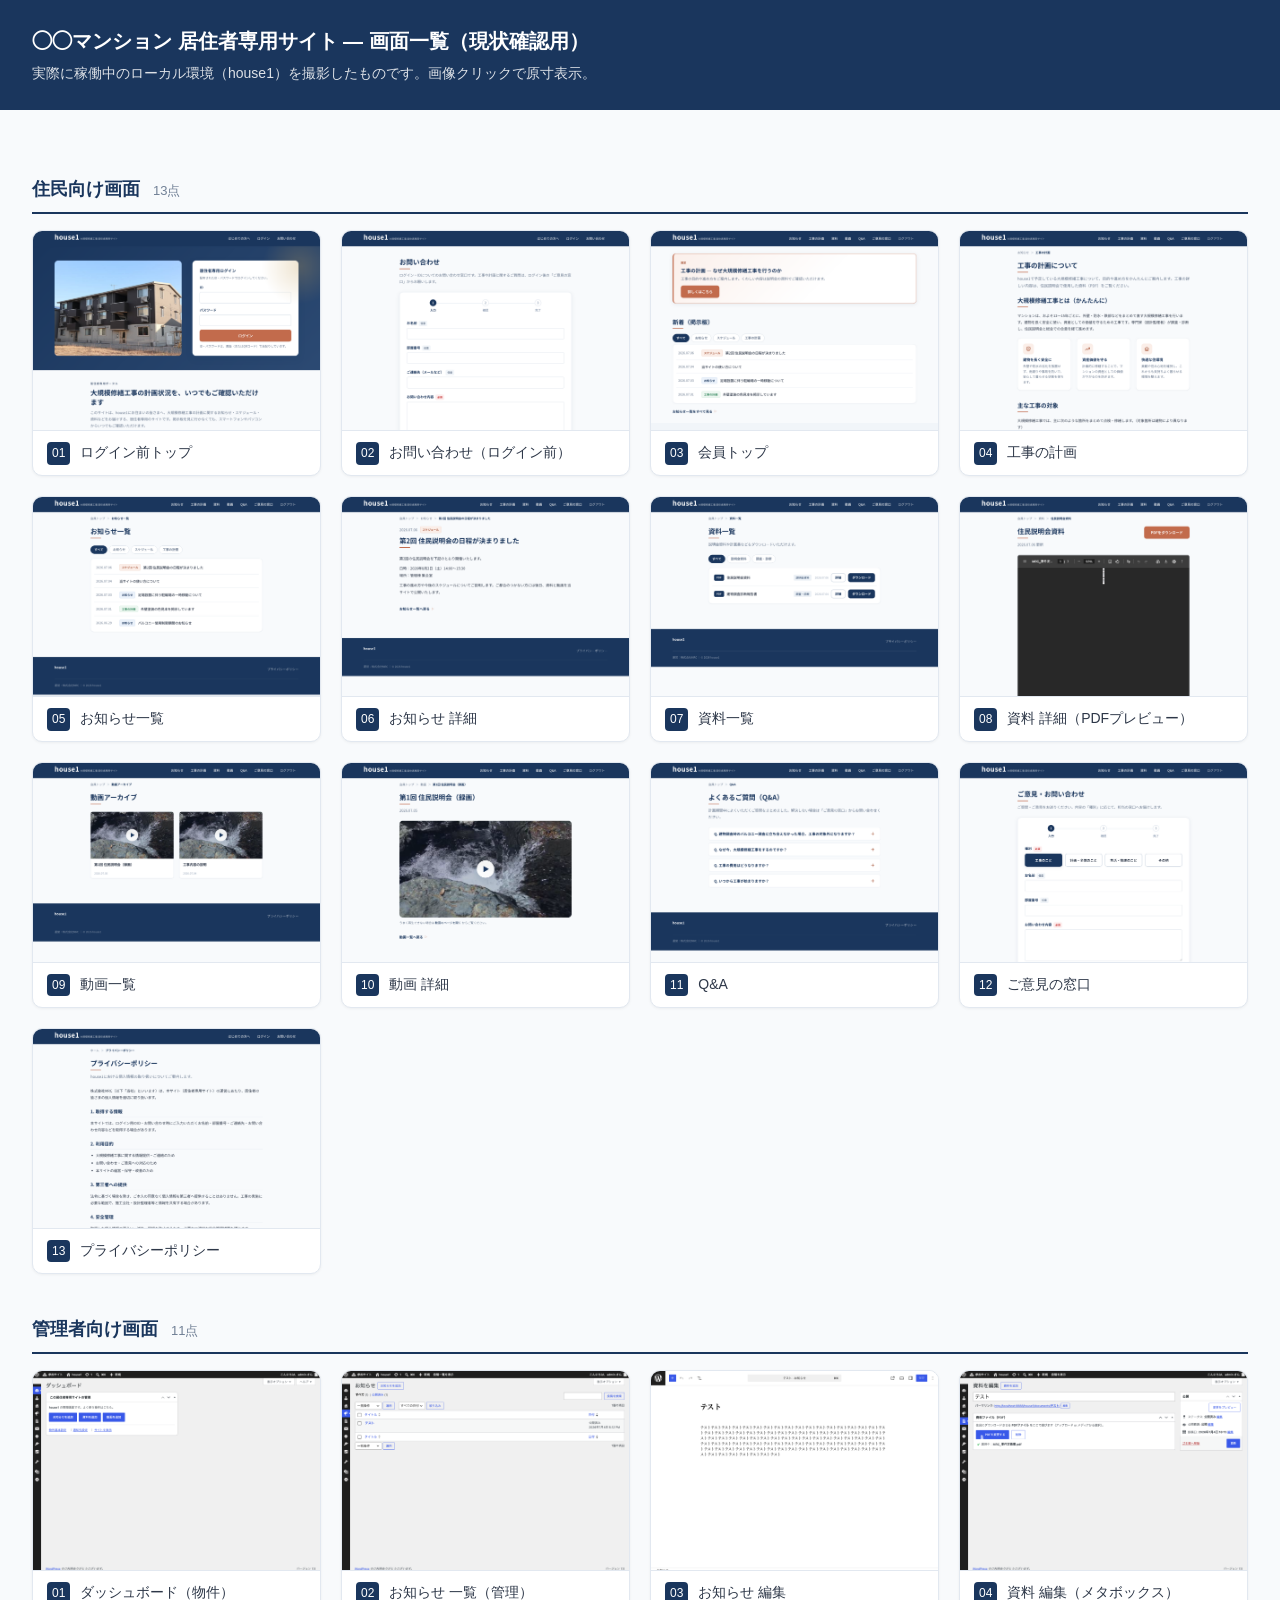
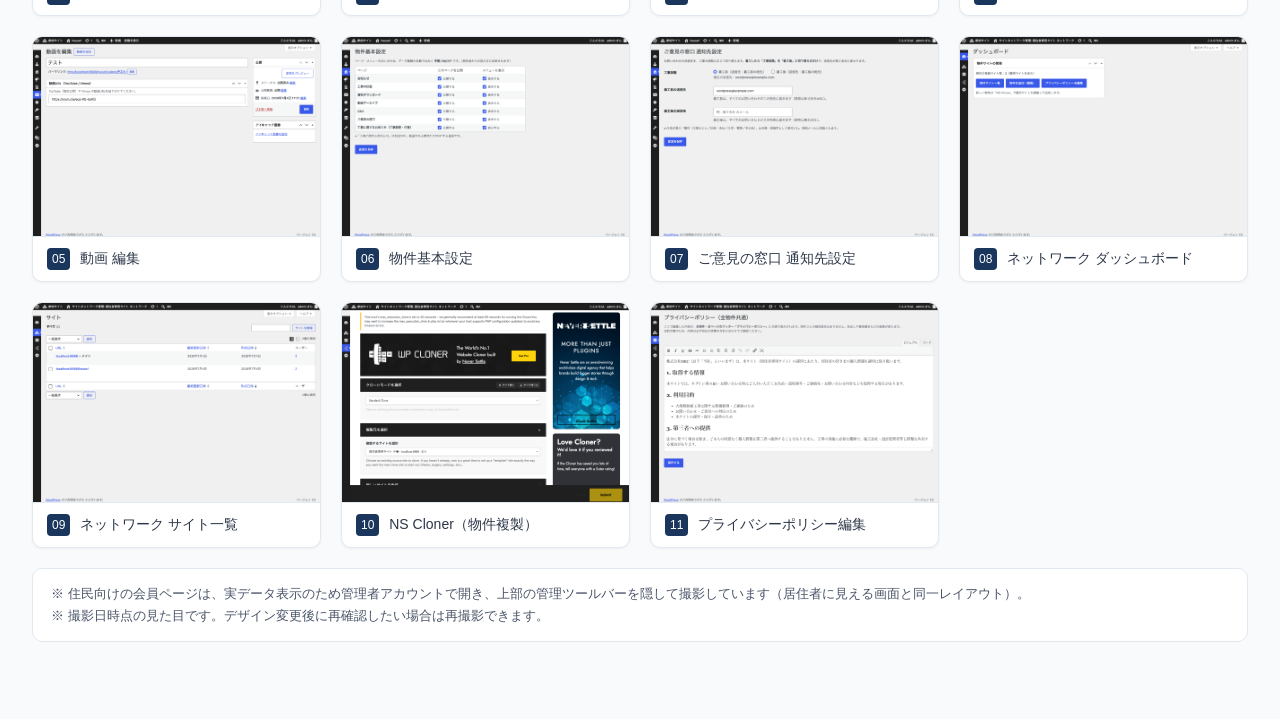
<file: screens/index.html>
<!DOCTYPE html>
<html lang="ja">
<head>
<meta charset="UTF-8">
<meta name="viewport" content="width=device-width, initial-scale=1">
<title>画面一覧 — 居住者専用サイト 現状確認</title>
<style>
  :root{--navy:#1A365D;--border:#E2E8F0;--bg:#F8FAFC;--text:#2D3748;}
  *{box-sizing:border-box;}
  body{margin:0;font-family:"Noto Sans JP","Hiragino Sans","Meiryo",sans-serif;color:var(--text);background:var(--bg);line-height:1.7;}
  header{background:var(--navy);color:#fff;padding:24px 32px;}
  header h1{margin:0 0 4px;font-size:20px;}
  header p{margin:0;opacity:.85;font-size:14px;}
  main{max-width:1400px;margin:0 auto;padding:24px 32px 64px;}
  section{margin-top:40px;}
  h2{font-size:18px;border-bottom:2px solid var(--navy);padding-bottom:8px;color:var(--navy);}
  h2 small{font-weight:400;color:#718096;font-size:13px;margin-left:8px;}
  .grid{display:grid;grid-template-columns:repeat(auto-fill,minmax(280px,1fr));gap:20px;margin-top:16px;}
  .card{margin:0;background:#fff;border:1px solid var(--border);border-radius:10px;overflow:hidden;box-shadow:0 1px 3px rgba(0,0,0,.05);}
  .card img{width:100%;height:200px;object-fit:cover;object-position:top;display:block;border-bottom:1px solid var(--border);background:#fff;transition:opacity .2s;}
  .card a:hover img{opacity:.85;}
  figcaption{padding:10px 14px;font-size:14px;font-weight:500;}
  .no{display:inline-block;min-width:22px;text-align:center;background:var(--navy);color:#fff;border-radius:4px;font-size:12px;padding:1px 5px;margin-right:6px;}
  .note{background:#fff;border:1px solid var(--border);border-radius:10px;padding:14px 18px;margin-top:20px;font-size:13px;color:#4A5568;}
</style>
</head>
<body>
<header>
  <h1>◯◯マンション 居住者専用サイト ― 画面一覧（現状確認用）</h1>
  <p>実際に稼働中のローカル環境（house1）を撮影したものです。画像クリックで原寸表示。</p>
</header>
<main>
  
    <section>
      <h2>住民向け画面 <small>13点</small></h2>
      <div class="grid">
      <figure class="card">
        <a href="resident/01-top-login.png" target="_blank">
          <img loading="lazy" src="resident/01-top-login.png" alt="ログイン前トップ">
        </a>
        <figcaption><span class="no">01</span> ログイン前トップ</figcaption>
      </figure>
      <figure class="card">
        <a href="resident/02-contact-public.png" target="_blank">
          <img loading="lazy" src="resident/02-contact-public.png" alt="お問い合わせ（ログイン前）">
        </a>
        <figcaption><span class="no">02</span> お問い合わせ（ログイン前）</figcaption>
      </figure>
      <figure class="card">
        <a href="resident/03-member-top.png" target="_blank">
          <img loading="lazy" src="resident/03-member-top.png" alt="会員トップ">
        </a>
        <figcaption><span class="no">03</span> 会員トップ</figcaption>
      </figure>
      <figure class="card">
        <a href="resident/04-plan.png" target="_blank">
          <img loading="lazy" src="resident/04-plan.png" alt="工事の計画">
        </a>
        <figcaption><span class="no">04</span> 工事の計画</figcaption>
      </figure>
      <figure class="card">
        <a href="resident/05-news-archive.png" target="_blank">
          <img loading="lazy" src="resident/05-news-archive.png" alt="お知らせ一覧">
        </a>
        <figcaption><span class="no">05</span> お知らせ一覧</figcaption>
      </figure>
      <figure class="card">
        <a href="resident/06-news-single.png" target="_blank">
          <img loading="lazy" src="resident/06-news-single.png" alt="お知らせ 詳細">
        </a>
        <figcaption><span class="no">06</span> お知らせ 詳細</figcaption>
      </figure>
      <figure class="card">
        <a href="resident/07-document-archive.png" target="_blank">
          <img loading="lazy" src="resident/07-document-archive.png" alt="資料一覧">
        </a>
        <figcaption><span class="no">07</span> 資料一覧</figcaption>
      </figure>
      <figure class="card">
        <a href="resident/08-document-single.png" target="_blank">
          <img loading="lazy" src="resident/08-document-single.png" alt="資料 詳細（PDFプレビュー）">
        </a>
        <figcaption><span class="no">08</span> 資料 詳細（PDFプレビュー）</figcaption>
      </figure>
      <figure class="card">
        <a href="resident/09-video-archive.png" target="_blank">
          <img loading="lazy" src="resident/09-video-archive.png" alt="動画一覧">
        </a>
        <figcaption><span class="no">09</span> 動画一覧</figcaption>
      </figure>
      <figure class="card">
        <a href="resident/10-video-single.png" target="_blank">
          <img loading="lazy" src="resident/10-video-single.png" alt="動画 詳細">
        </a>
        <figcaption><span class="no">10</span> 動画 詳細</figcaption>
      </figure>
      <figure class="card">
        <a href="resident/11-qa.png" target="_blank">
          <img loading="lazy" src="resident/11-qa.png" alt="Q&A">
        </a>
        <figcaption><span class="no">11</span> Q&A</figcaption>
      </figure>
      <figure class="card">
        <a href="resident/12-contact.png" target="_blank">
          <img loading="lazy" src="resident/12-contact.png" alt="ご意見の窓口">
        </a>
        <figcaption><span class="no">12</span> ご意見の窓口</figcaption>
      </figure>
      <figure class="card">
        <a href="resident/13-privacy.png" target="_blank">
          <img loading="lazy" src="resident/13-privacy.png" alt="プライバシーポリシー">
        </a>
        <figcaption><span class="no">13</span> プライバシーポリシー</figcaption>
      </figure></div>
    </section>
  
    <section>
      <h2>管理者向け画面 <small>11点</small></h2>
      <div class="grid">
      <figure class="card">
        <a href="admin/01-dashboard.png" target="_blank">
          <img loading="lazy" src="admin/01-dashboard.png" alt="ダッシュボード（物件）">
        </a>
        <figcaption><span class="no">01</span> ダッシュボード（物件）</figcaption>
      </figure>
      <figure class="card">
        <a href="admin/02-news-list.png" target="_blank">
          <img loading="lazy" src="admin/02-news-list.png" alt="お知らせ 一覧（管理）">
        </a>
        <figcaption><span class="no">02</span> お知らせ 一覧（管理）</figcaption>
      </figure>
      <figure class="card">
        <a href="admin/03-news-edit.png" target="_blank">
          <img loading="lazy" src="admin/03-news-edit.png" alt="お知らせ 編集">
        </a>
        <figcaption><span class="no">03</span> お知らせ 編集</figcaption>
      </figure>
      <figure class="card">
        <a href="admin/04-document-edit.png" target="_blank">
          <img loading="lazy" src="admin/04-document-edit.png" alt="資料 編集（メタボックス）">
        </a>
        <figcaption><span class="no">04</span> 資料 編集（メタボックス）</figcaption>
      </figure>
      <figure class="card">
        <a href="admin/05-video-edit.png" target="_blank">
          <img loading="lazy" src="admin/05-video-edit.png" alt="動画 編集">
        </a>
        <figcaption><span class="no">05</span> 動画 編集</figcaption>
      </figure>
      <figure class="card">
        <a href="admin/06-property-settings.png" target="_blank">
          <img loading="lazy" src="admin/06-property-settings.png" alt="物件基本設定">
        </a>
        <figcaption><span class="no">06</span> 物件基本設定</figcaption>
      </figure>
      <figure class="card">
        <a href="admin/07-contact-settings.png" target="_blank">
          <img loading="lazy" src="admin/07-contact-settings.png" alt="ご意見の窓口 通知先設定">
        </a>
        <figcaption><span class="no">07</span> ご意見の窓口 通知先設定</figcaption>
      </figure>
      <figure class="card">
        <a href="admin/08-network-dashboard.png" target="_blank">
          <img loading="lazy" src="admin/08-network-dashboard.png" alt="ネットワーク ダッシュボード">
        </a>
        <figcaption><span class="no">08</span> ネットワーク ダッシュボード</figcaption>
      </figure>
      <figure class="card">
        <a href="admin/09-network-sites.png" target="_blank">
          <img loading="lazy" src="admin/09-network-sites.png" alt="ネットワーク サイト一覧">
        </a>
        <figcaption><span class="no">09</span> ネットワーク サイト一覧</figcaption>
      </figure>
      <figure class="card">
        <a href="admin/10-nscloner.png" target="_blank">
          <img loading="lazy" src="admin/10-nscloner.png" alt="NS Cloner（物件複製）">
        </a>
        <figcaption><span class="no">10</span> NS Cloner（物件複製）</figcaption>
      </figure>
      <figure class="card">
        <a href="admin/11-privacy-edit.png" target="_blank">
          <img loading="lazy" src="admin/11-privacy-edit.png" alt="プライバシーポリシー編集">
        </a>
        <figcaption><span class="no">11</span> プライバシーポリシー編集</figcaption>
      </figure></div>
    </section>
  <p class="note">
    ※ 住民向けの会員ページは、実データ表示のため管理者アカウントで開き、上部の管理ツールバーを隠して撮影しています（居住者に見える画面と同一レイアウト）。<br>
    ※ 撮影日時点の見た目です。デザイン変更後に再確認したい場合は再撮影できます。
  </p>
</main>
</body>
</html>
</file>
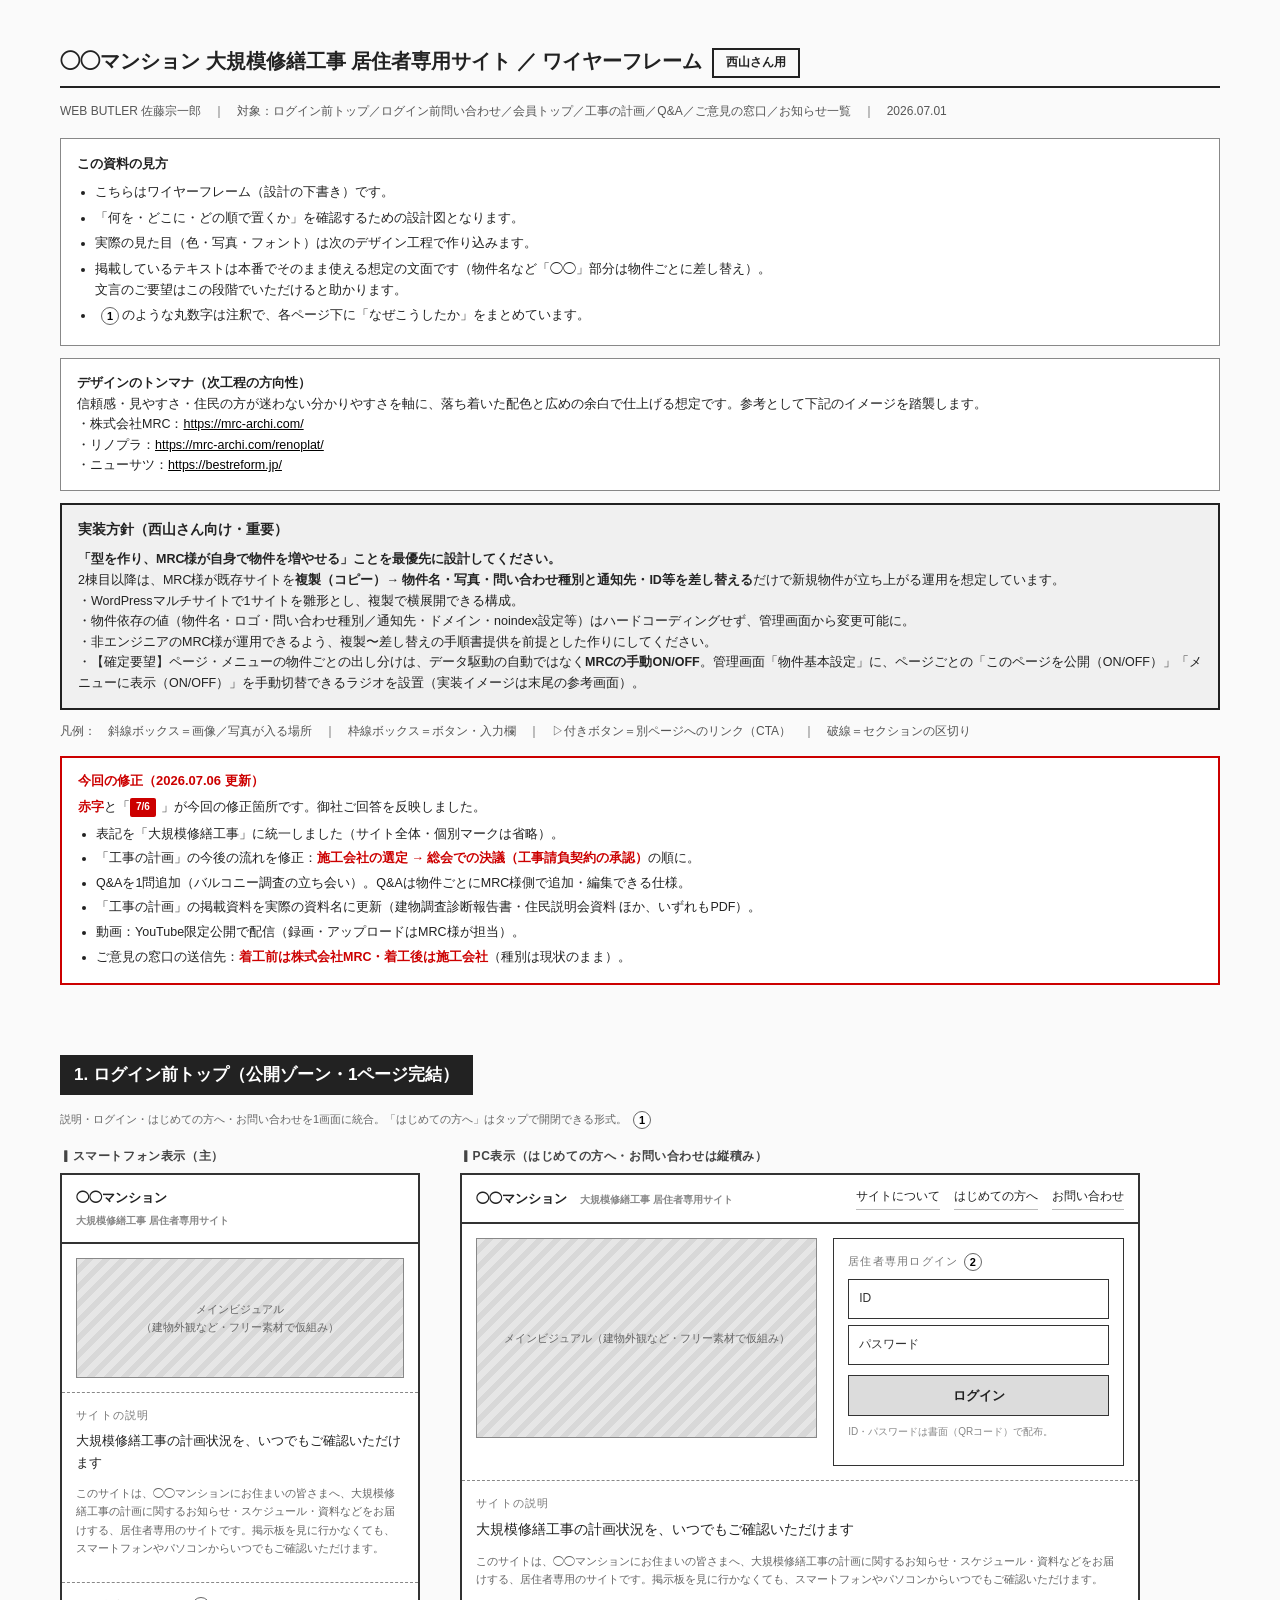
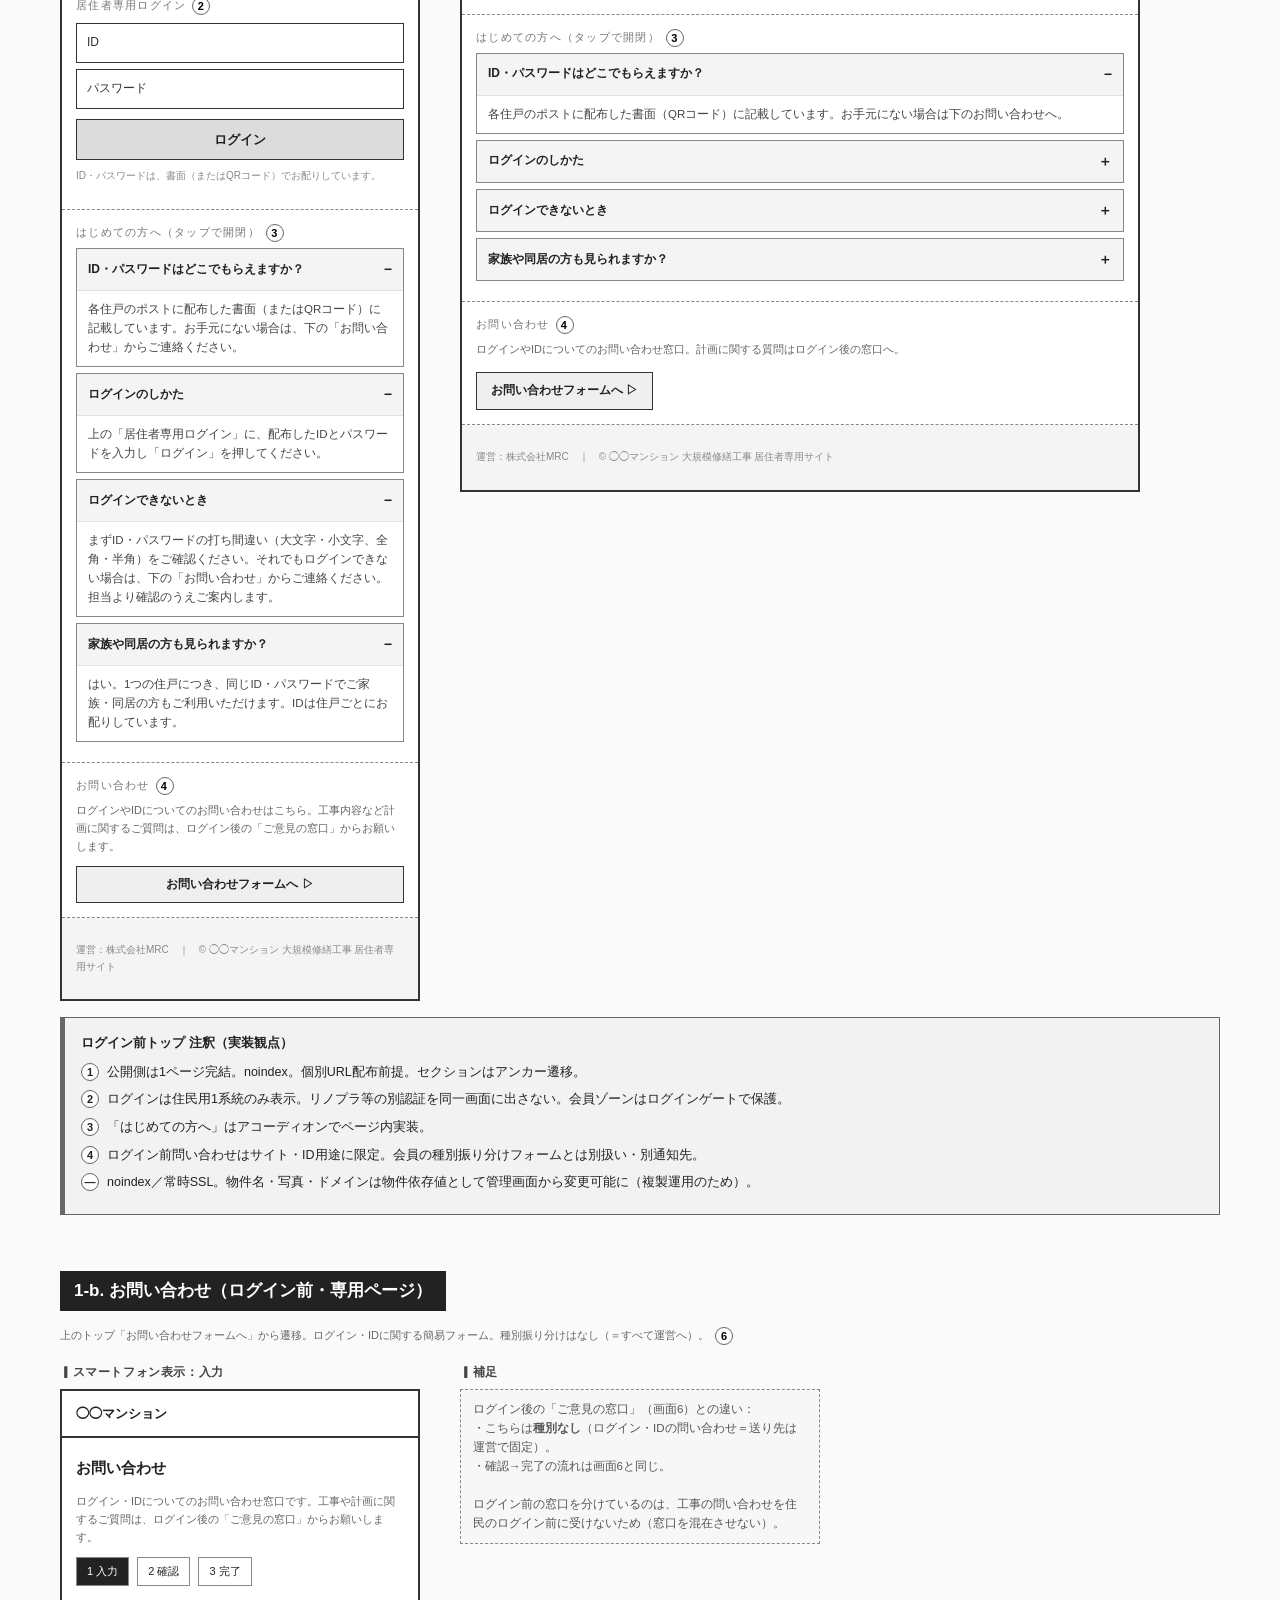
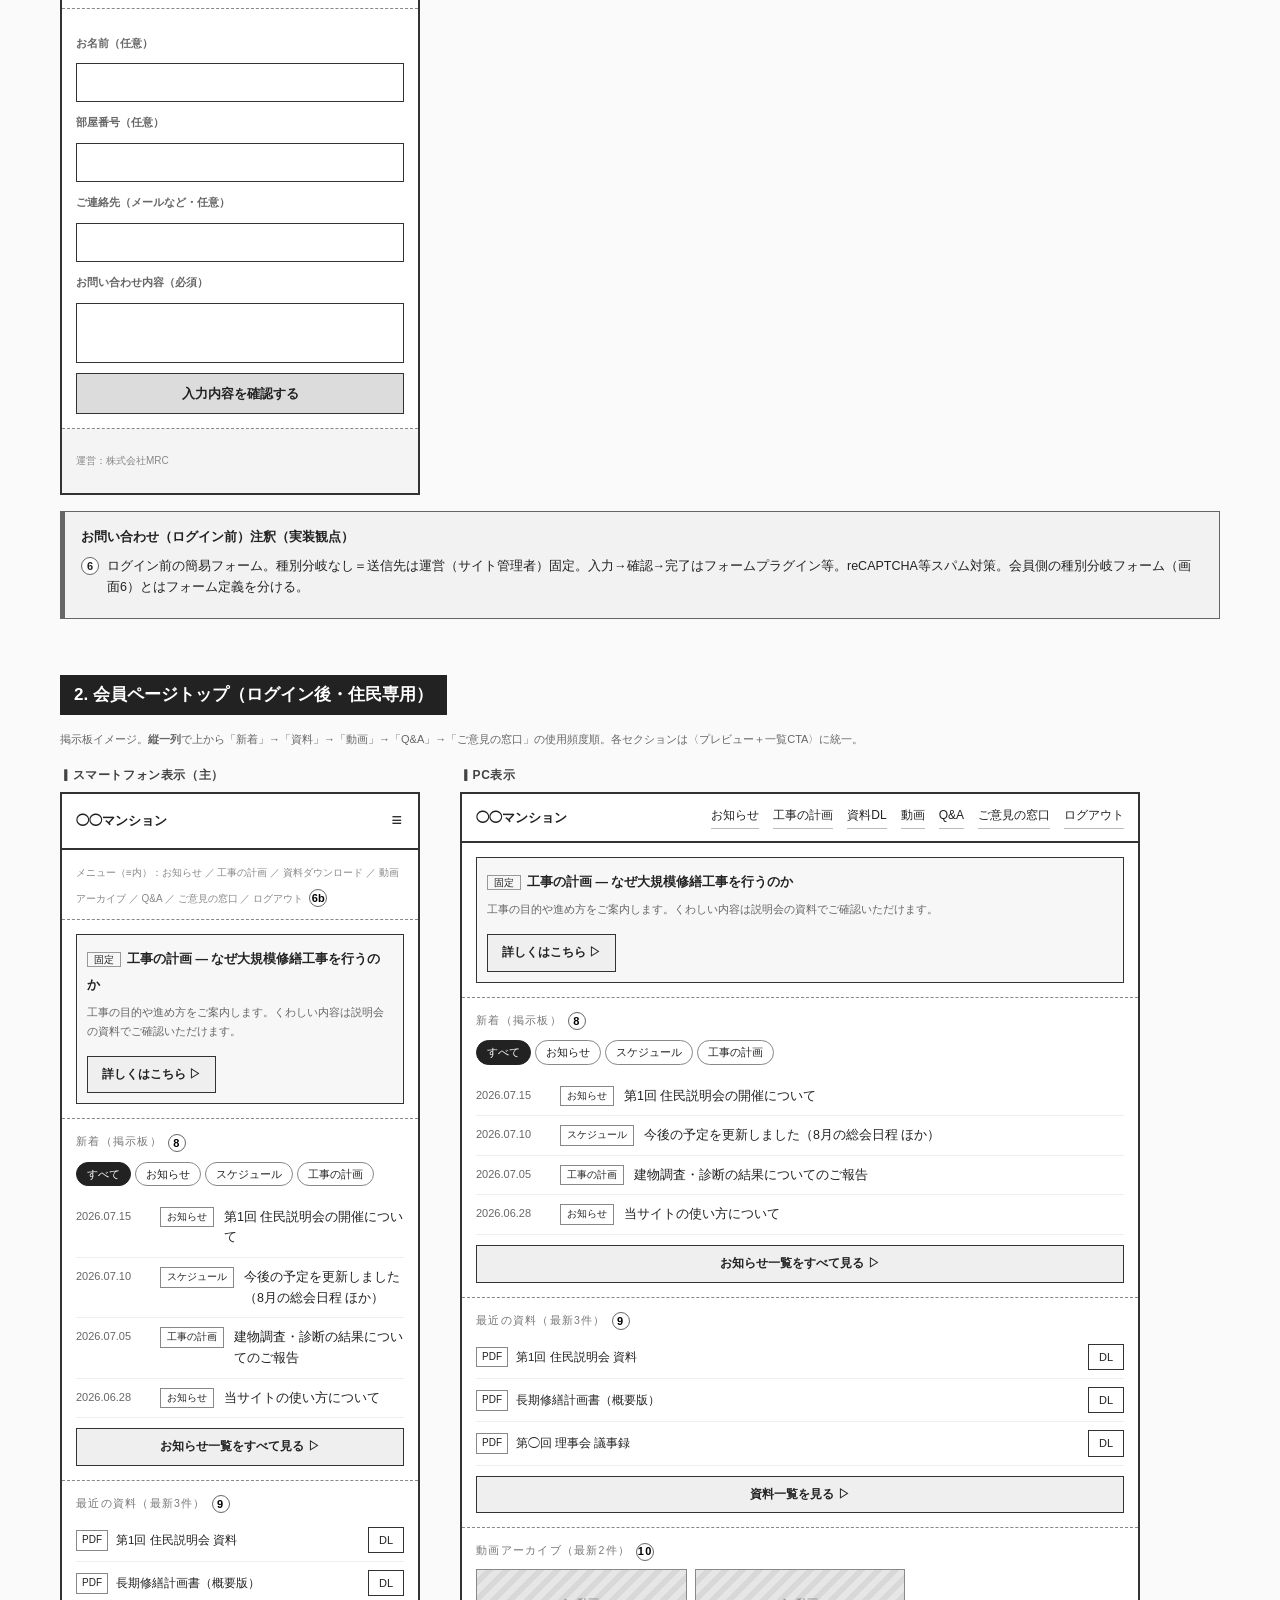
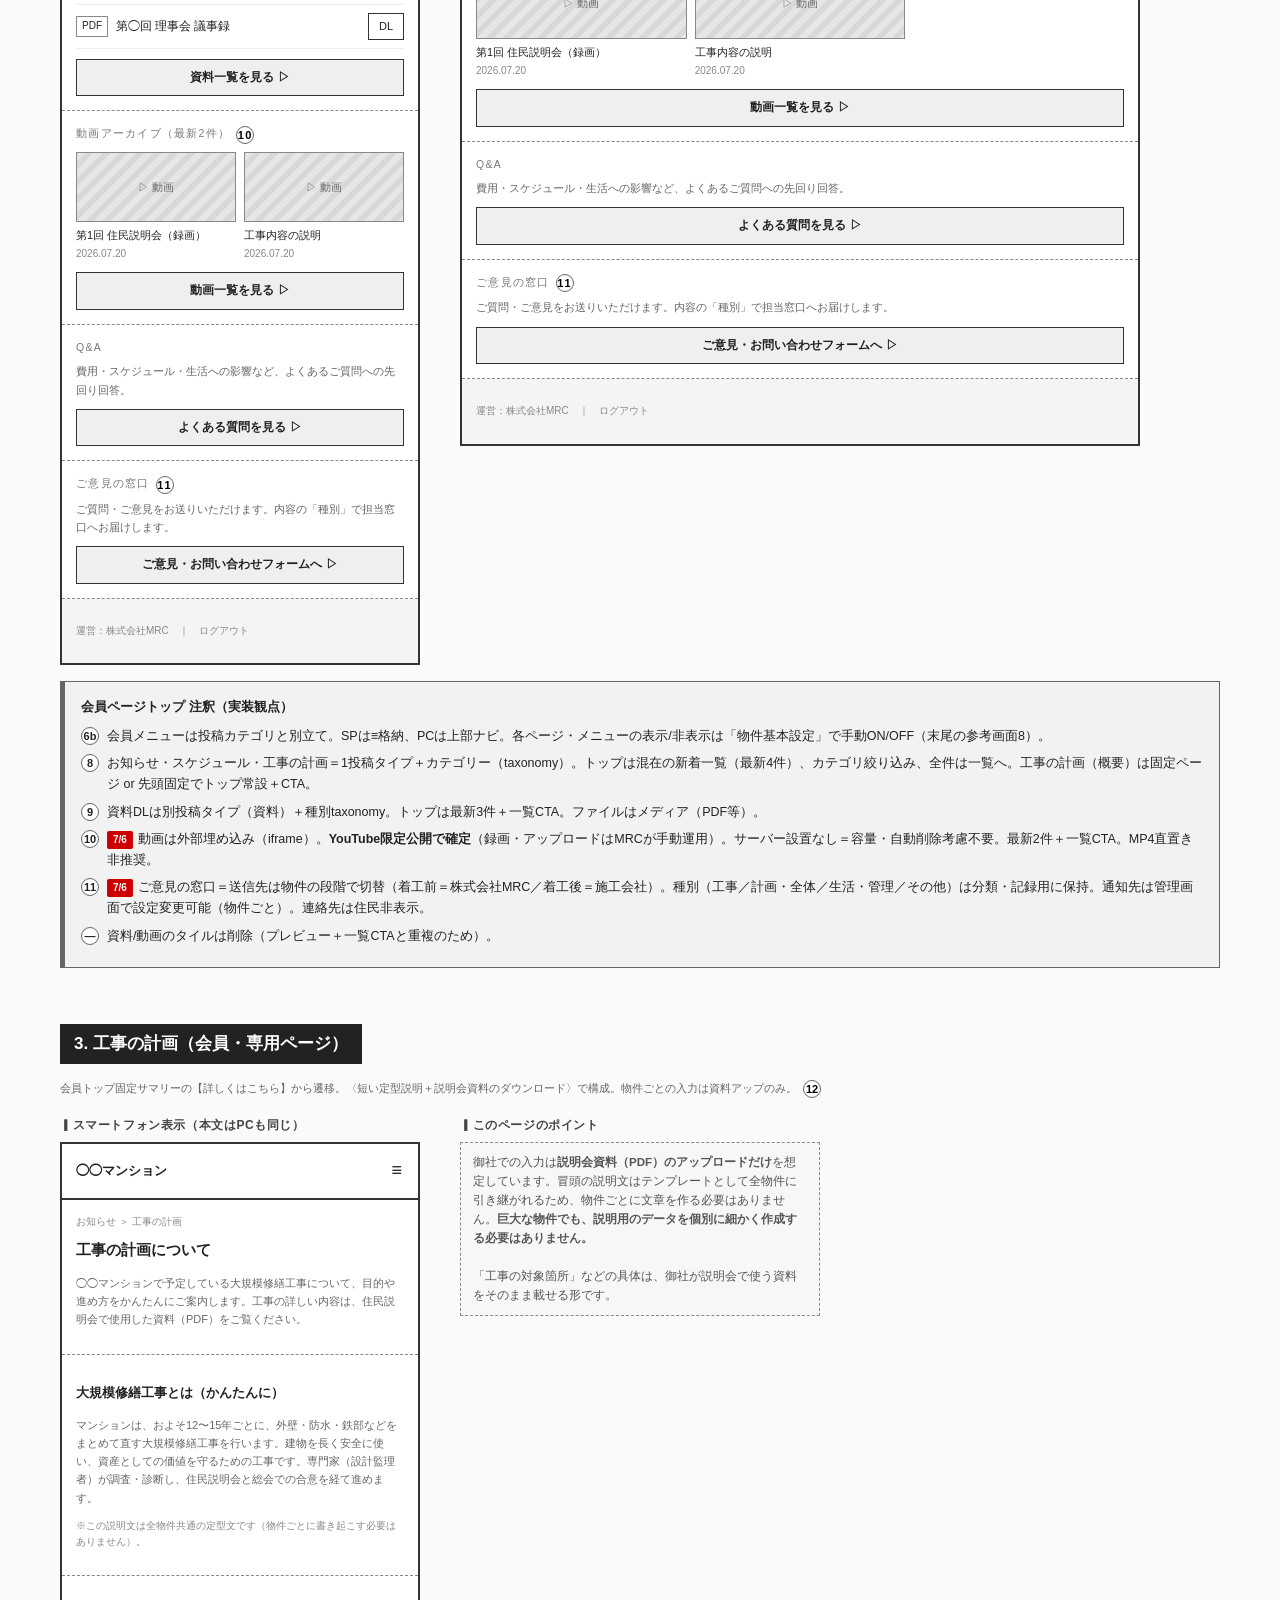
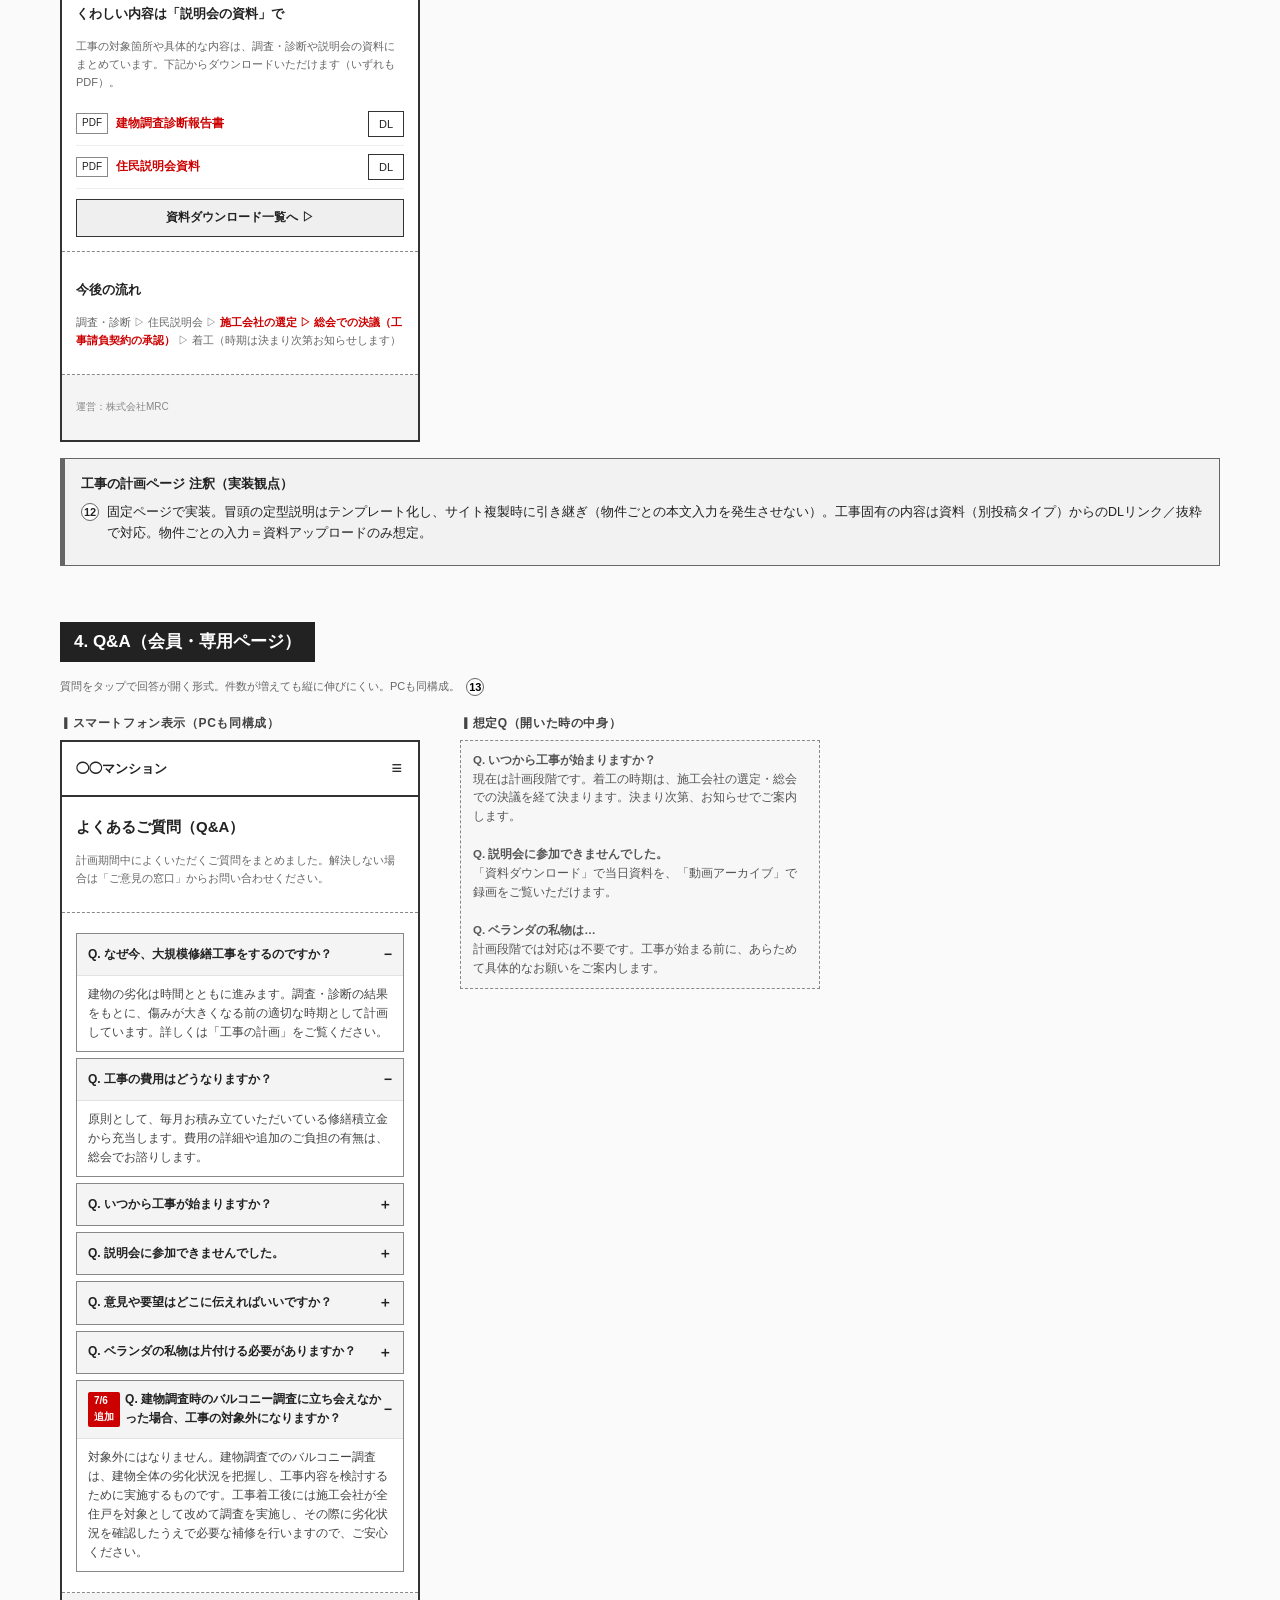
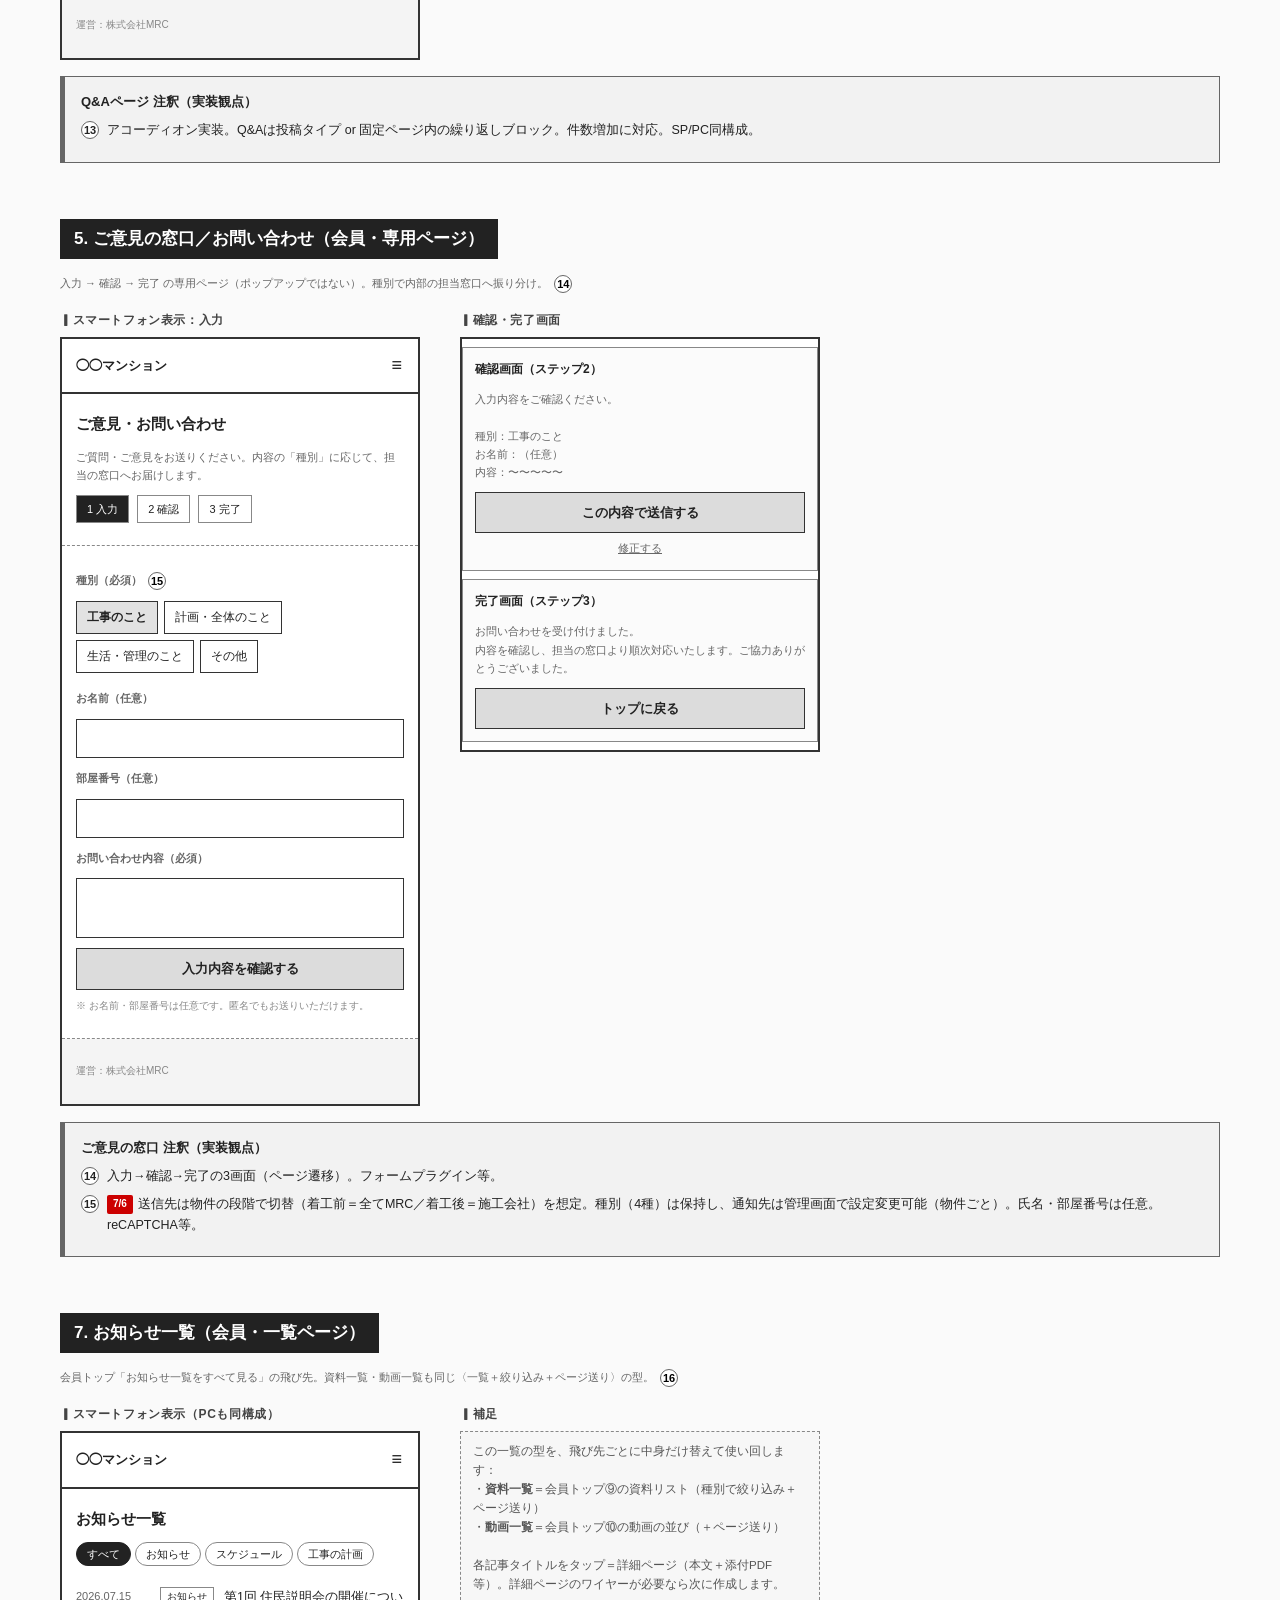
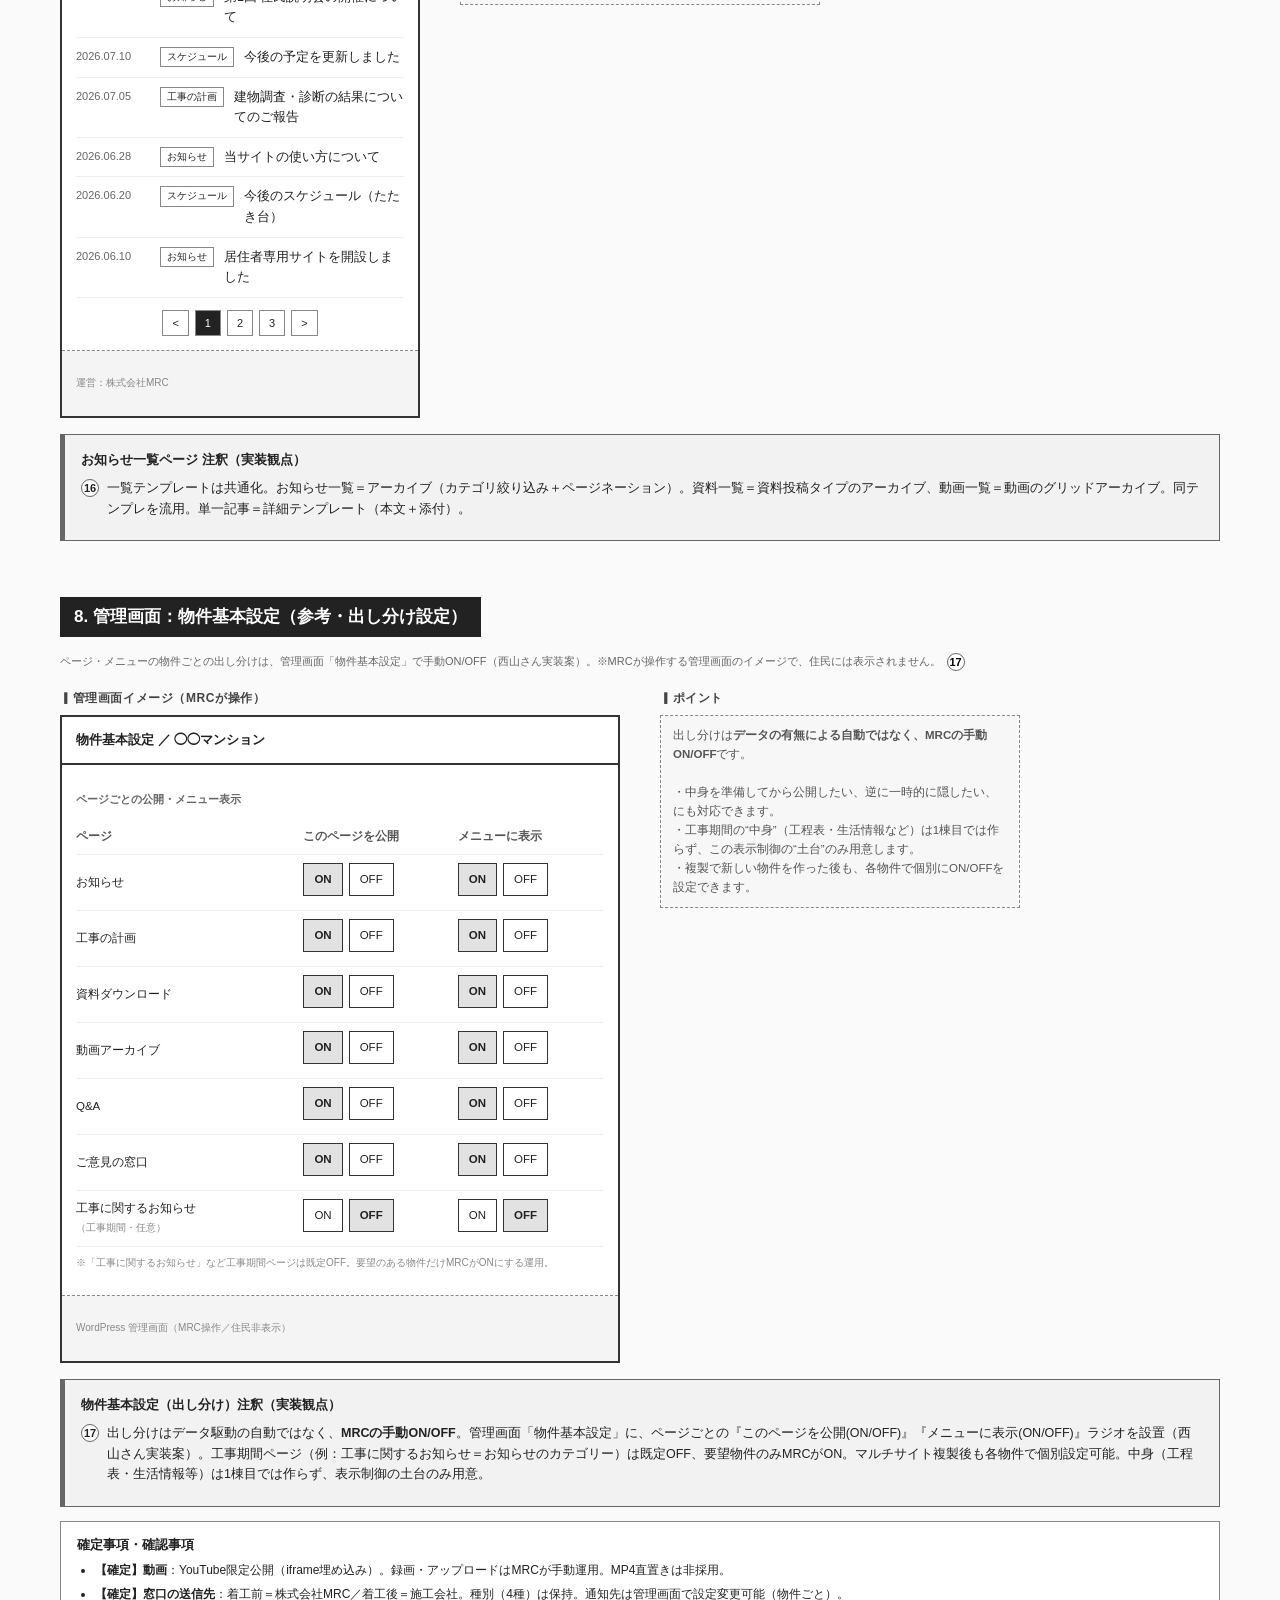
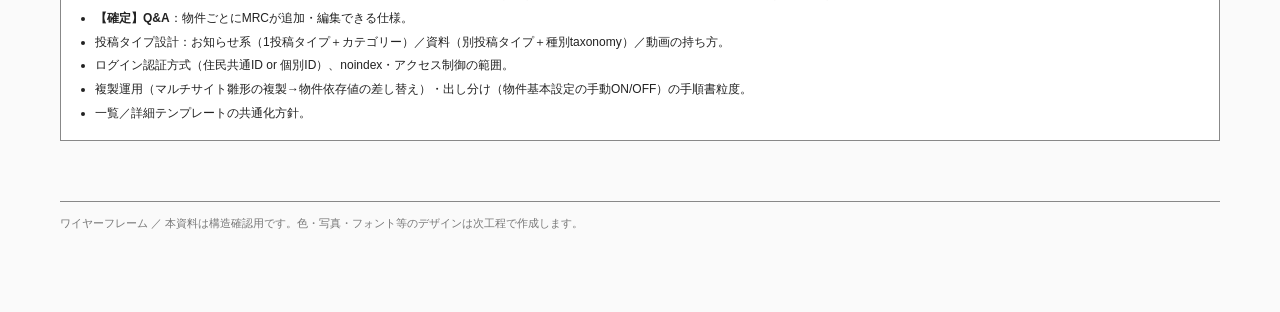
<file: remixed-47dca715.html>
<!doctype html>
<html lang="ja"><head><meta charset="utf-8">
<meta name="viewport" content="width=device-width, initial-scale=1">
<title>◯◯マンション 居住者向けサイト ワイヤーフレーム（西山さん用）</title>
<style>
  :root{ --ink:#222; --line:#333; --line2:#888; --ph:#e6e6e6; --ph2:#d8d8d8;
    --anno-bg:#f2f2f2; --anno-line:#666; --btn:#dcdcdc; }
  *{ box-sizing:border-box; }
  body{ font-family:"Meiryo","Hiragino Kaku Gothic ProN","Noto Sans JP",sans-serif;
    color:var(--ink); background:#fafafa; margin:0; padding:32px 20px 80px; line-height:1.65; -webkit-font-smoothing:antialiased; }
  .doc{ max-width:1160px; margin:0 auto; }
  h1{ font-size:20px; border-bottom:2px solid var(--ink); padding-bottom:8px; }
  .badge{ display:inline-block; border:2px solid var(--ink); padding:3px 12px; font-size:12px; font-weight:bold; margin-left:10px; vertical-align:middle; }
  h2.page-title{ font-size:17px; margin:56px 0 4px; background:var(--ink); color:#fff; display:inline-block; padding:6px 14px; }
  .meta{ font-size:12px; color:#555; }
  .rulebox{ border:1px solid var(--line2); background:#fff; padding:14px 16px; font-size:12.5px; margin:16px 0 8px; }
  .rulebox b{ font-size:13px; } .rulebox ul{ margin:8px 0 0; padding-left:18px; } .rulebox li{ margin:5px 0; }
  .tonmana{ border:1px solid var(--line2); background:#fff; padding:14px 16px; font-size:12.5px; margin:12px 0; }
  .tonmana a{ color:#000; }
  .implbox{ border:2px solid var(--ink); background:#f0f0f0; padding:14px 16px; font-size:12.5px; margin:12px 0; }
  .implbox h4{ margin:0 0 8px; font-size:13.5px; }
  .legend{ font-size:12px; color:#555; margin:6px 0 0; }
  .frames{ display:flex; gap:40px; align-items:flex-start; flex-wrap:wrap; margin-top:18px; }
  .frame-label{ font-size:12px; font-weight:bold; color:#444; margin-bottom:6px; letter-spacing:.05em; }
  .sp{ width:360px; } .pc{ width:680px; }
  .screen{ border:2px solid var(--line); background:#fff; }
  .sec{ border-bottom:1px dashed var(--line2); padding:14px 14px; position:relative; }
  .sec:last-child{ border-bottom:none; }
  .kicker{ font-size:10.5px; letter-spacing:.12em; color:#777; }
  .ph{ background:repeating-linear-gradient(135deg,var(--ph),var(--ph) 6px,var(--ph2) 6px,var(--ph2) 12px);
    border:1px solid var(--line2); display:flex; align-items:center; justify-content:center; color:#666; font-size:11px; text-align:center; }
  .btn{ display:inline-block; border:1.5px solid var(--line); background:var(--btn); padding:9px 16px; font-size:13px; text-align:center; font-weight:bold; }
  .btn.block{ display:block; }
  .cta{ display:block; border:1.5px solid var(--line); background:#efefef; padding:8px 14px; font-size:12px; font-weight:bold; text-align:center; margin-top:10px; }
  .cta.inline{ display:inline-block; margin-top:8px; }
  .field{ border:1px solid var(--line); background:#fff; padding:9px 10px; font-size:12px; color:#999; }
  .field.label{ color:#333; } .ta{ min-height:60px; }
  .radio{ display:inline-block; border:1px solid var(--line); padding:6px 10px; font-size:11.5px; margin:0 6px 6px 0; }
  .radio.on{ background:#e2e2e2; font-weight:bold; }
  .chip{ display:inline-block; border:1px solid var(--line2); border-radius:20px; padding:2px 10px; font-size:11px; margin:0 4px 4px 0; }
  .chip.on{ background:var(--ink); color:#fff; border-color:var(--ink); }
  .small{ font-size:11px; color:#666; } .tiny{ font-size:10px; color:#888; }
  .site-head{ border-bottom:2px solid var(--line); padding:12px 14px; display:flex; justify-content:space-between; align-items:center; }
  .logo{ font-weight:bold; font-size:13px; }
  .navrow{ display:flex; gap:14px; font-size:12px; flex-wrap:wrap; }
  .navrow span{ border-bottom:1px solid #bbb; padding-bottom:2px; }
  .hamburger{ font-size:18px; letter-spacing:2px; }
  .acc{ border:1px solid var(--line2); margin:6px 0; }
  .acc .q{ display:flex; justify-content:space-between; align-items:center; padding:9px 11px; font-size:12px; font-weight:bold; background:#f4f4f4; }
  .acc .a{ padding:9px 11px; font-size:11.5px; color:#444; border-top:1px solid #e2e2e2; }
  .acc .sign{ font-size:14px; }
  .post{ display:flex; gap:10px; padding:9px 0; border-bottom:1px solid #eee; }
  .post .date{ font-size:11px; color:#666; white-space:nowrap; min-width:74px; }
  .post .cat{ font-size:10px; border:1px solid var(--line2); padding:1px 6px; white-space:nowrap; align-self:flex-start; }
  .post .ttl{ font-size:12.5px; }
  .pin{ border:1.5px solid var(--line); padding:10px; background:#f7f7f7; }
  .pin .pinlabel{ font-size:10px; border:1px solid #999; padding:1px 6px; margin-right:6px; }
  .vgrid{ display:grid; grid-template-columns:1fr 1fr; gap:8px; }
  .pc .vgrid{ grid-template-columns:1fr 1fr 1fr; }
  .vcard .thumb{ height:70px; } .vcard .vt{ font-size:11px; margin-top:4px; }
  .doclist .row{ display:flex; gap:8px; align-items:center; padding:8px 0; border-bottom:1px solid #eee; font-size:11.5px; }
  .doclist .ftype{ border:1px solid var(--line2); padding:1px 5px; font-size:10px; }
  .doclist .dl{ margin-left:auto; border:1.5px solid var(--line); padding:3px 10px; font-size:11px; }
  .pager{ display:flex; gap:6px; justify-content:center; margin-top:12px; }
  .pager span{ border:1px solid var(--line2); padding:3px 9px; font-size:11px; }
  .pager span.on{ background:var(--ink); color:#fff; }
  .steps{ display:flex; gap:8px; font-size:11px; margin:8px 0; }
  .steps .st{ border:1px solid var(--line2); padding:4px 10px; } .steps .st.on{ background:var(--ink); color:#fff; }
  .flowpage{ border:1px solid var(--line2); padding:12px; margin:8px 0; background:#fbfbfb; }
  .flowpage h5{ margin:0 0 6px; font-size:12px; }
  .pcnote{ border:1px dashed var(--line2); background:#f7f7f7; padding:10px 12px; font-size:11.5px; color:#555; }
  .m{ display:inline-flex; align-items:center; justify-content:center; width:18px; height:18px; border:1.5px solid var(--anno-line);
    border-radius:50%; font-size:11px; font-weight:bold; color:#000; background:#fff; vertical-align:middle; margin-left:6px; }
  .anno{ border:1px solid var(--anno-line); background:var(--anno-bg); border-left:5px solid var(--anno-line); padding:14px 16px; margin-top:16px; font-size:12.5px; }
  .anno h4{ margin:0 0 8px; font-size:13px; } .anno ol{ margin:0; padding-left:0; list-style:none; }
  .anno li{ margin:0 0 7px; padding-left:26px; position:relative; }
  .anno li .num{ position:absolute; left:0; top:1px; width:18px; height:18px; border:1.5px solid var(--anno-line);
    border-radius:50%; font-size:11px; font-weight:bold; text-align:center; line-height:16px; background:#fff; }
  footer{ margin-top:60px; font-size:11px; color:#777; border-top:1px solid var(--line2); padding-top:12px; }
  .confirm{ border:1px solid var(--line2); background:#fff; padding:12px 16px; font-size:12px; margin-top:14px; }
  .confirm h4{ margin:0 0 6px; font-size:13px; } .confirm ul{ margin:0; padding-left:18px; } .confirm li{ margin:4px 0; }
  .rev{ color:#c00; font-weight:bold; }
  .revbox{ border:2px solid #c00; background:#fff; padding:12px 16px; font-size:12.5px; margin:14px 0; }
  .revbox h4{ margin:0 0 6px; font-size:13px; color:#c00; }
  .revbox ul{ margin:6px 0 0; padding-left:18px; } .revbox li{ margin:4px 0; }
  .revtag{ display:inline-block; background:#c00; color:#fff; font-size:10px; font-weight:bold; padding:1px 6px; margin-right:5px; vertical-align:middle; border-radius:2px; }
</style></head><body><div class="doc">
<h1>◯◯マンション 大規模修繕工事 居住者専用サイト ／ ワイヤーフレーム<span class="badge">西山さん用</span></h1>
<p class="meta">WEB BUTLER 佐藤宗一郎　｜　対象：ログイン前トップ／ログイン前問い合わせ／会員トップ／工事の計画／Q&amp;A／ご意見の窓口／お知らせ一覧　｜　2026.07.01</p>

  <div class="rulebox">
    <b>この資料の見方</b>
    <ul>
      <li>こちらはワイヤーフレーム（設計の下書き）です。</li>
      <li>「何を・どこに・どの順で置くか」を確認するための設計図となります。</li>
      <li>実際の見た目（色・写真・フォント）は次のデザイン工程で作り込みます。</li>
      <li>掲載しているテキストは本番でそのまま使える想定の文面です（物件名など「◯◯」部分は物件ごとに差し替え）。<br>文言のご要望はこの段階でいただけると助かります。</li>
      <li><span class="m">1</span> のような丸数字は注釈で、各ページ下に「なぜこうしたか」をまとめています。</li>
    </ul>
  </div>

  <div class="tonmana">
    <b>デザインのトンマナ（次工程の方向性）</b><br>
    信頼感・見やすさ・住民の方が迷わない分かりやすさを軸に、落ち着いた配色と広めの余白で仕上げる想定です。参考として下記のイメージを踏襲します。<br>
    ・株式会社MRC：<a href="https://mrc-archi.com/">https://mrc-archi.com/</a><br>
    ・リノプラ：<a href="https://mrc-archi.com/renoplat/">https://mrc-archi.com/renoplat/</a><br>
    ・ニューサツ：<a href="https://bestreform.jp/">https://bestreform.jp/</a>
  </div>

  <div class="implbox">
    <h4>実装方針（西山さん向け・重要）</h4>
    <b>「型を作り、MRC様が自身で物件を増やせる」ことを最優先に設計してください。</b><br>
    2棟目以降は、MRC様が既存サイトを<b>複製（コピー）→ 物件名・写真・問い合わせ種別と通知先・ID等を差し替える</b>だけで新規物件が立ち上がる運用を想定しています。<br>
    ・WordPressマルチサイトで1サイトを雛形とし、複製で横展開できる構成。<br>
    ・物件依存の値（物件名・ロゴ・問い合わせ種別／通知先・ドメイン・noindex設定等）はハードコーディングせず、管理画面から変更可能に。<br>
    ・非エンジニアのMRC様が運用できるよう、複製〜差し替えの手順書提供を前提とした作りにしてください。<br>
    ・【確定要望】ページ・メニューの物件ごとの出し分けは、データ駆動の自動ではなく<b>MRCの手動ON/OFF</b>。管理画面「物件基本設定」に、ページごとの「このページを公開（ON/OFF）」「メニューに表示（ON/OFF）」を手動切替できるラジオを設置（実装イメージは末尾の参考画面）。
  </div>
<p class="legend">凡例：　斜線ボックス＝画像／写真が入る場所　｜　枠線ボックス＝ボタン・入力欄　｜　▷付きボタン＝別ページへのリンク（CTA）　｜　破線＝セクションの区切り</p>
  <div class="revbox">
    <h4>今回の修正（2026.07.06 更新）</h4>
    <span class="rev">赤字</span>と「<span class="revtag">7/6</span>」が今回の修正箇所です。御社ご回答を反映しました。
    <ul>
      <li>表記を「大規模修繕工事」に統一しました（サイト全体・個別マークは省略）。</li>
      <li>「工事の計画」の今後の流れを修正：<span class="rev">施工会社の選定 → 総会での決議（工事請負契約の承認）</span>の順に。</li>
      <li>Q&amp;Aを1問追加（バルコニー調査の立ち会い）。Q&amp;Aは物件ごとにMRC様側で追加・編集できる仕様。</li>
      <li>「工事の計画」の掲載資料を実際の資料名に更新（建物調査診断報告書・住民説明会資料 ほか、いずれもPDF）。</li>
      <li>動画：YouTube限定公開で配信（録画・アップロードはMRC様が担当）。</li>
      <li>ご意見の窓口の送信先：<span class="rev">着工前は株式会社MRC・着工後は施工会社</span>（種別は現状のまま）。</li>
    </ul>
  </div>

  <h2 class="page-title">1. ログイン前トップ（公開ゾーン・1ページ完結）</h2>
  <p class="small">説明・ログイン・はじめての方へ・お問い合わせを1画面に統合。「はじめての方へ」はタップで開閉できる形式。<span class="m">1</span></p>
  <div class="frames">
    <div class="sp">
      <div class="frame-label">▎スマートフォン表示（主）</div>
      <div class="screen">
        <div class="site-head"><div class="logo">◯◯マンション<br><span class="tiny">大規模修繕工事 居住者専用サイト</span></div></div>
        <div class="sec"><div class="ph" style="height:120px;">メインビジュアル<br>（建物外観など・フリー素材で仮組み）</div></div>
        <div class="sec">
          <div class="kicker">サイトの説明</div>
          <p style="font-size:13px; margin:6px 0;">大規模修繕工事の計画状況を、いつでもご確認いただけます</p>
          <p class="small">このサイトは、◯◯マンションにお住まいの皆さまへ、大規模修繕工事の計画に関するお知らせ・スケジュール・資料などをお届けする、居住者専用のサイトです。掲示板を見に行かなくても、スマートフォンやパソコンからいつでもご確認いただけます。</p>
        </div>
        <div class="sec">
          <div class="kicker">居住者専用ログイン<span class="m">2</span></div>
          <div style="margin-top:8px;">
            <div class="field label" style="margin-bottom:6px;">ID</div>
            <div class="field label" style="margin-bottom:10px;">パスワード</div>
            <div class="btn block">ログイン</div>
            <p class="tiny" style="margin-top:8px;">ID・パスワードは、書面（またはQRコード）でお配りしています。</p>
          </div>
        </div>
        <div class="sec">
          <div class="kicker">はじめての方へ（タップで開閉）<span class="m">3</span></div>
          <div class="acc"><div class="q">ID・パスワードはどこでもらえますか？<span class="sign">−</span></div>
            <div class="a">各住戸のポストに配布した書面（またはQRコード）に記載しています。お手元にない場合は、下の「お問い合わせ」からご連絡ください。</div></div>
          <div class="acc"><div class="q">ログインのしかた<span class="sign">−</span></div>
            <div class="a">上の「居住者専用ログイン」に、配布したIDとパスワードを入力し「ログイン」を押してください。</div></div>
          <div class="acc"><div class="q">ログインできないとき<span class="sign">−</span></div>
            <div class="a">まずID・パスワードの打ち間違い（大文字・小文字、全角・半角）をご確認ください。それでもログインできない場合は、下の「お問い合わせ」からご連絡ください。担当より確認のうえご案内します。</div></div>
          <div class="acc"><div class="q">家族や同居の方も見られますか？<span class="sign">−</span></div>
            <div class="a">はい。1つの住戸につき、同じID・パスワードでご家族・同居の方もご利用いただけます。IDは住戸ごとにお配りしています。</div></div>
        </div>
        <div class="sec">
          <div class="kicker">お問い合わせ<span class="m">4</span></div>
          <p class="small" style="margin:6px 0;">ログインやIDについてのお問い合わせはこちら。工事内容など計画に関するご質問は、ログイン後の「ご意見の窓口」からお願いします。</p>
          <div class="cta">お問い合わせフォームへ ▷</div>
        </div>
        <div class="sec" style="background:#f4f4f4;"><p class="tiny">運営：株式会社MRC　｜　© ◯◯マンション 大規模修繕工事 居住者専用サイト</p></div>
      </div>
    </div>
    <div class="pc">
      <div class="frame-label">▎PC表示（はじめての方へ・お問い合わせは縦積み）</div>
      <div class="screen">
        <div class="site-head"><div class="logo">◯◯マンション　<span class="tiny">大規模修繕工事 居住者専用サイト</span></div>
          <div class="navrow"><span>サイトについて</span><span>はじめての方へ</span><span>お問い合わせ</span></div></div>
        <div class="sec" style="display:flex; gap:16px;">
          <div class="ph" style="height:200px; flex:1.3;">メインビジュアル（建物外観など・フリー素材で仮組み）</div>
          <div style="flex:1; border:1.5px solid var(--line); padding:14px;">
            <div class="kicker">居住者専用ログイン<span class="m">2</span></div>
            <div class="field label" style="margin:8px 0 6px;">ID</div>
            <div class="field label" style="margin-bottom:10px;">パスワード</div>
            <div class="btn block">ログイン</div>
            <p class="tiny" style="margin-top:8px;">ID・パスワードは書面（QRコード）で配布。</p>
          </div>
        </div>
        <div class="sec">
          <div class="kicker">サイトの説明</div>
          <p style="font-size:14px; margin:6px 0;">大規模修繕工事の計画状況を、いつでもご確認いただけます</p>
          <p class="small">このサイトは、◯◯マンションにお住まいの皆さまへ、大規模修繕工事の計画に関するお知らせ・スケジュール・資料などをお届けする、居住者専用のサイトです。掲示板を見に行かなくても、スマートフォンやパソコンからいつでもご確認いただけます。</p>
        </div>
        <div class="sec">
          <div class="kicker">はじめての方へ（タップで開閉）<span class="m">3</span></div>
          <div class="acc"><div class="q">ID・パスワードはどこでもらえますか？<span class="sign">−</span></div>
            <div class="a">各住戸のポストに配布した書面（QRコード）に記載しています。お手元にない場合は下のお問い合わせへ。</div></div>
          <div class="acc"><div class="q">ログインのしかた<span class="sign">＋</span></div></div>
          <div class="acc"><div class="q">ログインできないとき<span class="sign">＋</span></div></div>
          <div class="acc"><div class="q">家族や同居の方も見られますか？<span class="sign">＋</span></div></div>
        </div>
        <div class="sec">
          <div class="kicker">お問い合わせ<span class="m">4</span></div>
          <p class="small" style="margin:6px 0;">ログインやIDについてのお問い合わせ窓口。計画に関する質問はログイン後の窓口へ。</p>
          <div class="cta inline">お問い合わせフォームへ ▷</div>
        </div>
        <div class="sec" style="background:#f4f4f4;"><p class="tiny">運営：株式会社MRC　｜　© ◯◯マンション 大規模修繕工事 居住者専用サイト</p></div>
      </div>
    </div>
  </div>
<div class="anno"><h4>ログイン前トップ 注釈（実装観点）</h4><ol><li><span class="num">1</span>公開側は1ページ完結。noindex。個別URL配布前提。セクションはアンカー遷移。</li><li><span class="num">2</span>ログインは住民用1系統のみ表示。リノプラ等の別認証を同一画面に出さない。会員ゾーンはログインゲートで保護。</li><li><span class="num">3</span>「はじめての方へ」はアコーディオンでページ内実装。</li><li><span class="num">4</span>ログイン前問い合わせはサイト・ID用途に限定。会員の種別振り分けフォームとは別扱い・別通知先。</li><li><span class="num">—</span>noindex／常時SSL。物件名・写真・ドメインは物件依存値として管理画面から変更可能に（複製運用のため）。</li></ol></div>
  <h2 class="page-title">1-b. お問い合わせ（ログイン前・専用ページ）</h2>
  <p class="small">上のトップ「お問い合わせフォームへ」から遷移。ログイン・IDに関する簡易フォーム。種別振り分けはなし（＝すべて運営へ）。<span class="m">6</span></p>
  <div class="frames">
    <div class="sp">
      <div class="frame-label">▎スマートフォン表示：入力</div>
      <div class="screen">
        <div class="site-head"><div class="logo">◯◯マンション</div></div>
        <div class="sec">
          <p style="font-size:15px; font-weight:bold; margin:4px 0;">お問い合わせ</p>
          <p class="small">ログイン・IDについてのお問い合わせ窓口です。工事や計画に関するご質問は、ログイン後の「ご意見の窓口」からお願いします。</p>
          <div class="steps"><span class="st on">1 入力</span><span class="st">2 確認</span><span class="st">3 完了</span></div>
        </div>
        <div class="sec">
          <p class="small" style="font-weight:bold;">お名前（任意）</p><div class="field" style="margin:4px 0;">　</div>
          <p class="small" style="font-weight:bold;">部屋番号（任意）</p><div class="field" style="margin:4px 0;">　</div>
          <p class="small" style="font-weight:bold;">ご連絡先（メールなど・任意）</p><div class="field" style="margin:4px 0;">　</div>
          <p class="small" style="font-weight:bold;">お問い合わせ内容（必須）</p><div class="field ta" style="margin:4px 0;">　</div>
          <div class="btn block" style="margin-top:10px;">入力内容を確認する</div>
        </div>
        <div class="sec" style="background:#f4f4f4;"><p class="tiny">運営：株式会社MRC</p></div>
      </div>
    </div>
    <div class="pc" style="width:360px;">
      <div class="frame-label">▎補足</div>
      <div class="pcnote">ログイン後の「ご意見の窓口」（画面6）との違い：<br>・こちらは<b>種別なし</b>（ログイン・IDの問い合わせ＝送り先は運営で固定）。<br>・確認→完了の流れは画面6と同じ。<br><br>ログイン前の窓口を分けているのは、工事の問い合わせを住民のログイン前に受けないため（窓口を混在させない）。</div>
    </div>
  </div>
<div class="anno"><h4>お問い合わせ（ログイン前）注釈（実装観点）</h4><ol><li><span class="num">6</span>ログイン前の簡易フォーム。種別分岐なし＝送信先は運営（サイト管理者）固定。入力→確認→完了はフォームプラグイン等。reCAPTCHA等スパム対策。会員側の種別分岐フォーム（画面6）とはフォーム定義を分ける。</li></ol></div>
  <h2 class="page-title">2. 会員ページトップ（ログイン後・住民専用）</h2>
  <p class="small">掲示板イメージ。<b>縦一列</b>で上から「新着」→「資料」→「動画」→「Q&amp;A」→「ご意見の窓口」の使用頻度順。各セクションは〈プレビュー＋一覧CTA〉に統一。</p>
  <div class="frames">
    <div class="sp">
      <div class="frame-label">▎スマートフォン表示（主）</div>
      <div class="screen">
        <div class="site-head"><div class="logo">◯◯マンション</div><div class="hamburger">≡</div></div>
        <div class="sec" style="padding:8px 14px;"><span class="tiny">メニュー（≡内）：お知らせ ／ 工事の計画 ／ 資料ダウンロード ／ 動画アーカイブ ／ Q&amp;A ／ ご意見の窓口 ／ ログアウト</span><span class="m">6b</span></div>
        
        <div class="sec"><div class="pin"><span class="pinlabel">固定</span><b class="ttl" style="font-size:12.5px;">工事の計画 ― なぜ大規模修繕工事を行うのか</b>
          <p class="small" style="margin:6px 0 8px;">工事の目的や進め方をご案内します。くわしい内容は説明会の資料でご確認いただけます。</p>
          <div class="cta inline">詳しくはこちら ▷</div></div></div>
        <div class="sec">
          <div class="kicker">新着（掲示板）<span class="m">8</span></div>
          <div style="margin:8px 0;"><span class="chip on">すべて</span><span class="chip">お知らせ</span><span class="chip">スケジュール</span><span class="chip">工事の計画</span></div>
          <div class="post"><span class="date">2026.07.15</span><span class="cat">お知らせ</span><span class="ttl">第1回 住民説明会の開催について</span></div>
          <div class="post"><span class="date">2026.07.10</span><span class="cat">スケジュール</span><span class="ttl">今後の予定を更新しました（8月の総会日程 ほか）</span></div>
          <div class="post"><span class="date">2026.07.05</span><span class="cat">工事の計画</span><span class="ttl">建物調査・診断の結果についてのご報告</span></div>
          <div class="post"><span class="date">2026.06.28</span><span class="cat">お知らせ</span><span class="ttl">当サイトの使い方について</span></div>
          <div class="cta">お知らせ一覧をすべて見る ▷</div>
        </div>
        <div class="sec">
          <div class="kicker">最近の資料（最新3件）<span class="m">9</span></div>
          <div class="doclist" style="margin-top:6px;">
            <div class="row"><span class="ftype">PDF</span><span>第1回 住民説明会 資料</span><span class="dl">DL</span></div>
            <div class="row"><span class="ftype">PDF</span><span>長期修繕計画書（概要版）</span><span class="dl">DL</span></div>
            <div class="row"><span class="ftype">PDF</span><span>第◯回 理事会 議事録</span><span class="dl">DL</span></div>
          </div>
          <div class="cta">資料一覧を見る ▷</div>
        </div>
        <div class="sec">
          <div class="kicker">動画アーカイブ（最新2件）<span class="m">10</span></div>
          <div class="vgrid" style="margin-top:8px;">
            <div class="vcard"><div class="ph thumb">▷ 動画</div><div class="vt">第1回 住民説明会（録画）<br><span class="tiny">2026.07.20</span></div></div>
            <div class="vcard"><div class="ph thumb">▷ 動画</div><div class="vt">工事内容の説明<br><span class="tiny">2026.07.20</span></div></div>
          </div>
          <div class="cta">動画一覧を見る ▷</div>
        </div>
        <div class="sec">
          <div class="kicker">Q&amp;A</div>
          <p class="small" style="margin:6px 0;">費用・スケジュール・生活への影響など、よくあるご質問への先回り回答。</p>
          <div class="cta">よくある質問を見る ▷</div>
        </div>
        <div class="sec">
          <div class="kicker">ご意見の窓口<span class="m">11</span></div>
          <p class="small" style="margin:6px 0;">ご質問・ご意見をお送りいただけます。内容の「種別」で担当窓口へお届けします。</p>
          <div class="cta">ご意見・お問い合わせフォームへ ▷</div>
        </div>
        <div class="sec" style="background:#f4f4f4;"><p class="tiny">運営：株式会社MRC　｜　ログアウト</p></div>
    
      </div>
    </div>
    <div class="pc">
      <div class="frame-label">▎PC表示</div>
      <div class="screen">
        <div class="site-head"><div class="logo">◯◯マンション</div>
          <div class="navrow"><span>お知らせ</span><span>工事の計画</span><span>資料DL</span><span>動画</span><span>Q&amp;A</span><span>ご意見の窓口</span><span>ログアウト</span></div></div>
        
        <div class="sec"><div class="pin"><span class="pinlabel">固定</span><b class="ttl" style="font-size:12.5px;">工事の計画 ― なぜ大規模修繕工事を行うのか</b>
          <p class="small" style="margin:6px 0 8px;">工事の目的や進め方をご案内します。くわしい内容は説明会の資料でご確認いただけます。</p>
          <div class="cta inline">詳しくはこちら ▷</div></div></div>
        <div class="sec">
          <div class="kicker">新着（掲示板）<span class="m">8</span></div>
          <div style="margin:8px 0;"><span class="chip on">すべて</span><span class="chip">お知らせ</span><span class="chip">スケジュール</span><span class="chip">工事の計画</span></div>
          <div class="post"><span class="date">2026.07.15</span><span class="cat">お知らせ</span><span class="ttl">第1回 住民説明会の開催について</span></div>
          <div class="post"><span class="date">2026.07.10</span><span class="cat">スケジュール</span><span class="ttl">今後の予定を更新しました（8月の総会日程 ほか）</span></div>
          <div class="post"><span class="date">2026.07.05</span><span class="cat">工事の計画</span><span class="ttl">建物調査・診断の結果についてのご報告</span></div>
          <div class="post"><span class="date">2026.06.28</span><span class="cat">お知らせ</span><span class="ttl">当サイトの使い方について</span></div>
          <div class="cta">お知らせ一覧をすべて見る ▷</div>
        </div>
        <div class="sec">
          <div class="kicker">最近の資料（最新3件）<span class="m">9</span></div>
          <div class="doclist" style="margin-top:6px;">
            <div class="row"><span class="ftype">PDF</span><span>第1回 住民説明会 資料</span><span class="dl">DL</span></div>
            <div class="row"><span class="ftype">PDF</span><span>長期修繕計画書（概要版）</span><span class="dl">DL</span></div>
            <div class="row"><span class="ftype">PDF</span><span>第◯回 理事会 議事録</span><span class="dl">DL</span></div>
          </div>
          <div class="cta">資料一覧を見る ▷</div>
        </div>
        <div class="sec">
          <div class="kicker">動画アーカイブ（最新2件）<span class="m">10</span></div>
          <div class="vgrid" style="margin-top:8px;">
            <div class="vcard"><div class="ph thumb">▷ 動画</div><div class="vt">第1回 住民説明会（録画）<br><span class="tiny">2026.07.20</span></div></div>
            <div class="vcard"><div class="ph thumb">▷ 動画</div><div class="vt">工事内容の説明<br><span class="tiny">2026.07.20</span></div></div>
          </div>
          <div class="cta">動画一覧を見る ▷</div>
        </div>
        <div class="sec">
          <div class="kicker">Q&amp;A</div>
          <p class="small" style="margin:6px 0;">費用・スケジュール・生活への影響など、よくあるご質問への先回り回答。</p>
          <div class="cta">よくある質問を見る ▷</div>
        </div>
        <div class="sec">
          <div class="kicker">ご意見の窓口<span class="m">11</span></div>
          <p class="small" style="margin:6px 0;">ご質問・ご意見をお送りいただけます。内容の「種別」で担当窓口へお届けします。</p>
          <div class="cta">ご意見・お問い合わせフォームへ ▷</div>
        </div>
        <div class="sec" style="background:#f4f4f4;"><p class="tiny">運営：株式会社MRC　｜　ログアウト</p></div>
    
      </div>
    </div>
  </div>
<div class="anno"><h4>会員ページトップ 注釈（実装観点）</h4><ol><li><span class="num">6b</span>会員メニューは投稿カテゴリと別立て。SPは≡格納、PCは上部ナビ。各ページ・メニューの表示/非表示は「物件基本設定」で手動ON/OFF（末尾の参考画面8）。</li><li><span class="num">8</span>お知らせ・スケジュール・工事の計画＝1投稿タイプ＋カテゴリー（taxonomy）。トップは混在の新着一覧（最新4件）、カテゴリ絞り込み、全件は一覧へ。工事の計画（概要）は固定ページ or 先頭固定でトップ常設＋CTA。</li><li><span class="num">9</span>資料DLは別投稿タイプ（資料）＋種別taxonomy。トップは最新3件＋一覧CTA。ファイルはメディア（PDF等）。</li><li><span class="num">10</span><span class='revtag'>7/6</span>動画は外部埋め込み（iframe）。<b>YouTube限定公開で確定</b>（録画・アップロードはMRCが手動運用）。サーバー設置なし＝容量・自動削除考慮不要。最新2件＋一覧CTA。MP4直置き非推奨。</li><li><span class="num">11</span><span class='revtag'>7/6</span>ご意見の窓口＝送信先は物件の段階で切替（着工前＝株式会社MRC／着工後＝施工会社）。種別（工事／計画・全体／生活・管理／その他）は分類・記録用に保持。通知先は管理画面で設定変更可能（物件ごと）。連絡先は住民非表示。</li><li><span class="num">—</span>資料/動画のタイルは削除（プレビュー＋一覧CTAと重複のため）。</li></ol></div>
  <h2 class="page-title">3. 工事の計画（会員・専用ページ）</h2>
  <p class="small">会員トップ固定サマリーの【詳しくはこちら】から遷移。〈短い定型説明＋説明会資料のダウンロード〉で構成。物件ごとの入力は資料アップのみ。<span class="m">12</span></p>
  <div class="frames">
    <div class="sp">
      <div class="frame-label">▎スマートフォン表示（本文はPCも同じ）</div>
      <div class="screen">
        <div class="site-head"><div class="logo">◯◯マンション</div><div class="hamburger">≡</div></div>
        <div class="sec"><div class="tiny">お知らせ ＞ 工事の計画</div>
          <p style="font-size:15px; font-weight:bold; margin:8px 0;">工事の計画について</p>
          <p class="small">◯◯マンションで予定している大規模修繕工事について、目的や進め方をかんたんにご案内します。工事の詳しい内容は、住民説明会で使用した資料（PDF）をご覧ください。</p></div>
        <div class="sec"><p style="font-size:13px; font-weight:bold;">大規模修繕工事とは（かんたんに）</p>
          <p class="small">マンションは、およそ12〜15年ごとに、外壁・防水・鉄部などをまとめて直す大規模修繕工事を行います。建物を長く安全に使い、資産としての価値を守るための工事です。専門家（設計監理者）が調査・診断し、住民説明会と総会での合意を経て進めます。</p>
          <p class="tiny">※この説明文は全物件共通の定型文です（物件ごとに書き起こす必要はありません）。</p></div>
        <div class="sec"><p style="font-size:13px; font-weight:bold;">くわしい内容は「説明会の資料」で</p>
          <p class="small">工事の対象箇所や具体的な内容は、調査・診断や説明会の資料にまとめています。下記からダウンロードいただけます（いずれもPDF）。</p>
          <div class="doclist" style="margin-top:6px;">
            <div class="row"><span class="ftype">PDF</span><span class="rev">建物調査診断報告書</span><span class="dl">DL</span></div>
            <div class="row"><span class="ftype">PDF</span><span class="rev">住民説明会資料</span><span class="dl">DL</span></div>
          </div>
          <div class="cta">資料ダウンロード一覧へ ▷</div></div>
        <div class="sec"><p style="font-size:13px; font-weight:bold;">今後の流れ</p>
          <p class="small">調査・診断 ▷ 住民説明会 ▷ <span class="rev">施工会社の選定 ▷ 総会での決議（工事請負契約の承認）</span> ▷ 着工（時期は決まり次第お知らせします）</p></div>
        <div class="sec" style="background:#f4f4f4;"><p class="tiny">運営：株式会社MRC</p></div>
      </div>
    </div>
    <div class="pc" style="width:360px;">
      <div class="frame-label">▎このページのポイント</div>
      <div class="pcnote">御社での入力は<b>説明会資料（PDF）のアップロードだけ</b>を想定しています。冒頭の説明文はテンプレートとして全物件に引き継がれるため、物件ごとに文章を作る必要はありません。<b>巨大な物件でも、説明用のデータを個別に細かく作成する必要はありません。</b><br><br>「工事の対象箇所」などの具体は、御社が説明会で使う資料をそのまま載せる形です。</div>
    </div>
  </div>
<div class="anno"><h4>工事の計画ページ 注釈（実装観点）</h4><ol><li><span class="num">12</span>固定ページで実装。冒頭の定型説明はテンプレート化し、サイト複製時に引き継ぎ（物件ごとの本文入力を発生させない）。工事固有の内容は資料（別投稿タイプ）からのDLリンク／抜粋で対応。物件ごとの入力＝資料アップロードのみ想定。</li></ol></div>
  <h2 class="page-title">4. Q&amp;A（会員・専用ページ）</h2>
  <p class="small">質問をタップで回答が開く形式。件数が増えても縦に伸びにくい。PCも同構成。<span class="m">13</span></p>
  <div class="frames">
    <div class="sp">
      <div class="frame-label">▎スマートフォン表示（PCも同構成）</div>
      <div class="screen">
        <div class="site-head"><div class="logo">◯◯マンション</div><div class="hamburger">≡</div></div>
        <div class="sec"><p style="font-size:15px; font-weight:bold; margin:4px 0;">よくあるご質問（Q&amp;A）</p>
          <p class="small">計画期間中によくいただくご質問をまとめました。解決しない場合は「ご意見の窓口」からお問い合わせください。</p></div>
        <div class="sec">
          <div class="acc"><div class="q">Q. なぜ今、大規模修繕工事をするのですか？<span class="sign">−</span></div>
            <div class="a">建物の劣化は時間とともに進みます。調査・診断の結果をもとに、傷みが大きくなる前の適切な時期として計画しています。詳しくは「工事の計画」をご覧ください。</div></div>
          <div class="acc"><div class="q">Q. 工事の費用はどうなりますか？<span class="sign">−</span></div>
            <div class="a">原則として、毎月お積み立ていただいている修繕積立金から充当します。費用の詳細や追加のご負担の有無は、総会でお諮りします。</div></div>
          <div class="acc"><div class="q">Q. いつから工事が始まりますか？<span class="sign">＋</span></div></div>
          <div class="acc"><div class="q">Q. 説明会に参加できませんでした。<span class="sign">＋</span></div></div>
          <div class="acc"><div class="q">Q. 意見や要望はどこに伝えればいいですか？<span class="sign">＋</span></div></div>
          <div class="acc"><div class="q">Q. ベランダの私物は片付ける必要がありますか？<span class="sign">＋</span></div></div>
          <div class="acc"><div class="q"><span class="revtag">7/6 追加</span>Q. 建物調査時のバルコニー調査に立ち会えなかった場合、工事の対象外になりますか？<span class="sign">−</span></div>
            <div class="a">対象外にはなりません。建物調査でのバルコニー調査は、建物全体の劣化状況を把握し、工事内容を検討するために実施するものです。工事着工後には施工会社が全住戸を対象として改めて調査を実施し、その際に劣化状況を確認したうえで必要な補修を行いますので、ご安心ください。</div></div>
        </div>
        <div class="sec" style="background:#f4f4f4;"><p class="tiny">運営：株式会社MRC</p></div>
      </div>
    </div>
    <div class="pc" style="width:360px;">
      <div class="frame-label">▎想定Q（開いた時の中身）</div>
      <div class="pcnote">
        <b>Q. いつから工事が始まりますか？</b><br>現在は計画段階です。着工の時期は、施工会社の選定・総会での決議を経て決まります。決まり次第、お知らせでご案内します。<br><br>
        <b>Q. 説明会に参加できませんでした。</b><br>「資料ダウンロード」で当日資料を、「動画アーカイブ」で録画をご覧いただけます。<br><br>
        <b>Q. ベランダの私物は…</b><br>計画段階では対応は不要です。工事が始まる前に、あらためて具体的なお願いをご案内します。
      </div>
    </div>
  </div>
<div class="anno"><h4>Q&amp;Aページ 注釈（実装観点）</h4><ol><li><span class="num">13</span>アコーディオン実装。Q&amp;Aは投稿タイプ or 固定ページ内の繰り返しブロック。件数増加に対応。SP/PC同構成。</li></ol></div>
  <h2 class="page-title">5. ご意見の窓口／お問い合わせ（会員・専用ページ）</h2>
  <p class="small">入力 → 確認 → 完了 の専用ページ（ポップアップではない）。種別で内部の担当窓口へ振り分け。<span class="m">14</span></p>
  <div class="frames">
    <div class="sp">
      <div class="frame-label">▎スマートフォン表示：入力</div>
      <div class="screen">
        <div class="site-head"><div class="logo">◯◯マンション</div><div class="hamburger">≡</div></div>
        <div class="sec"><p style="font-size:15px; font-weight:bold; margin:4px 0;">ご意見・お問い合わせ</p>
          <p class="small">ご質問・ご意見をお送りください。内容の「種別」に応じて、担当の窓口へお届けします。</p>
          <div class="steps"><span class="st on">1 入力</span><span class="st">2 確認</span><span class="st">3 完了</span></div></div>
        <div class="sec">
          <p class="small" style="font-weight:bold;">種別（必須）<span class="m">15</span></p>
          <div style="margin:6px 0;"><span class="radio on">工事のこと</span><span class="radio">計画・全体のこと</span><span class="radio">生活・管理のこと</span><span class="radio">その他</span></div>
          <p class="small" style="font-weight:bold; margin-top:10px;">お名前（任意）</p><div class="field" style="margin:4px 0;">　</div>
          <p class="small" style="font-weight:bold;">部屋番号（任意）</p><div class="field" style="margin:4px 0;">　</div>
          <p class="small" style="font-weight:bold;">お問い合わせ内容（必須）</p><div class="field ta" style="margin:4px 0;">　</div>
          <div class="btn block" style="margin-top:10px;">入力内容を確認する</div>
          <p class="tiny" style="margin-top:8px;">※ お名前・部屋番号は任意です。匿名でもお送りいただけます。</p></div>
        <div class="sec" style="background:#f4f4f4;"><p class="tiny">運営：株式会社MRC</p></div>
      </div>
    </div>
    <div class="pc" style="width:360px;">
      <div class="frame-label">▎確認・完了画面</div>
      <div class="screen">
        <div class="flowpage"><h5>確認画面（ステップ2）</h5>
          <p class="small">入力内容をご確認ください。<br><br>種別：工事のこと<br>お名前：（任意）<br>内容：〜〜〜〜〜</p>
          <div class="btn block" style="margin-top:8px;">この内容で送信する</div>
          <div class="small" style="text-align:center; margin-top:6px; text-decoration:underline;">修正する</div></div>
        <div class="flowpage"><h5>完了画面（ステップ3）</h5>
          <p class="small">お問い合わせを受け付けました。<br>内容を確認し、担当の窓口より順次対応いたします。ご協力ありがとうございました。</p>
          <div class="btn block" style="margin-top:8px;">トップに戻る</div></div>
      </div>
    </div>
  </div>
<div class="anno"><h4>ご意見の窓口 注釈（実装観点）</h4><ol><li><span class="num">14</span>入力→確認→完了の3画面（ページ遷移）。フォームプラグイン等。</li><li><span class="num">15</span><span class='revtag'>7/6</span>送信先は物件の段階で切替（着工前＝全てMRC／着工後＝施工会社）を想定。種別（4種）は保持し、通知先は管理画面で設定変更可能（物件ごと）。氏名・部屋番号は任意。reCAPTCHA等。</li></ol></div>
  <h2 class="page-title">7. お知らせ一覧（会員・一覧ページ）</h2>
  <p class="small">会員トップ「お知らせ一覧をすべて見る」の飛び先。資料一覧・動画一覧も同じ〈一覧＋絞り込み＋ページ送り〉の型。<span class="m">16</span></p>
  <div class="frames">
    <div class="sp">
      <div class="frame-label">▎スマートフォン表示（PCも同構成）</div>
      <div class="screen">
        <div class="site-head"><div class="logo">◯◯マンション</div><div class="hamburger">≡</div></div>
        <div class="sec"><p style="font-size:15px; font-weight:bold; margin:4px 0;">お知らせ一覧</p>
          <div style="margin:8px 0;"><span class="chip on">すべて</span><span class="chip">お知らせ</span><span class="chip">スケジュール</span><span class="chip">工事の計画</span></div>
          <div class="post"><span class="date">2026.07.15</span><span class="cat">お知らせ</span><span class="ttl">第1回 住民説明会の開催について</span></div>
          <div class="post"><span class="date">2026.07.10</span><span class="cat">スケジュール</span><span class="ttl">今後の予定を更新しました</span></div>
          <div class="post"><span class="date">2026.07.05</span><span class="cat">工事の計画</span><span class="ttl">建物調査・診断の結果についてのご報告</span></div>
          <div class="post"><span class="date">2026.06.28</span><span class="cat">お知らせ</span><span class="ttl">当サイトの使い方について</span></div>
          <div class="post"><span class="date">2026.06.20</span><span class="cat">スケジュール</span><span class="ttl">今後のスケジュール（たたき台）</span></div>
          <div class="post"><span class="date">2026.06.10</span><span class="cat">お知らせ</span><span class="ttl">居住者専用サイトを開設しました</span></div>
          <div class="pager"><span>&lt;</span><span class="on">1</span><span>2</span><span>3</span><span>&gt;</span></div>
        </div>
        <div class="sec" style="background:#f4f4f4;"><p class="tiny">運営：株式会社MRC</p></div>
      </div>
    </div>
    <div class="pc" style="width:360px;">
      <div class="frame-label">▎補足</div>
      <div class="pcnote">この一覧の型を、飛び先ごとに中身だけ替えて使い回します：<br>・<b>資料一覧</b>＝会員トップ⑨の資料リスト（種別で絞り込み＋ページ送り）<br>・<b>動画一覧</b>＝会員トップ⑩の動画の並び（＋ページ送り）<br><br>各記事タイトルをタップ＝詳細ページ（本文＋添付PDF等）。詳細ページのワイヤーが必要なら次に作成します。</div>
    </div>
  </div>
<div class="anno"><h4>お知らせ一覧ページ 注釈（実装観点）</h4><ol><li><span class="num">16</span>一覧テンプレートは共通化。お知らせ一覧＝アーカイブ（カテゴリ絞り込み＋ページネーション）。資料一覧＝資料投稿タイプのアーカイブ、動画一覧＝動画のグリッドアーカイブ。同テンプレを流用。単一記事＝詳細テンプレート（本文＋添付）。</li></ol></div>
  <h2 class="page-title">8. 管理画面：物件基本設定（参考・出し分け設定）</h2>
  <p class="small">ページ・メニューの物件ごとの出し分けは、管理画面「物件基本設定」で手動ON/OFF（西山さん実装案）。※MRCが操作する管理画面のイメージで、住民には表示されません。<span class="m">17</span></p>
  <div class="frames">
    <div class="pc" style="width:560px;">
      <div class="frame-label">▎管理画面イメージ（MRCが操作）</div>
      <div class="screen">
        <div class="site-head"><div class="logo">物件基本設定 ／ ◯◯マンション</div></div>
        <div class="sec">
          <p class="small" style="font-weight:bold;">ページごとの公開・メニュー表示</p>
          <div class="doclist" style="margin-top:6px;">
            <div class="row" style="font-weight:bold; color:#555;"><span style="flex:1.5;">ページ</span><span style="flex:1;">このページを公開</span><span style="flex:1;">メニューに表示</span></div>
            <div class="row"><span style="flex:1.5;">お知らせ</span><span style="flex:1;"><span class="radio on">ON</span><span class="radio">OFF</span></span><span style="flex:1;"><span class="radio on">ON</span><span class="radio">OFF</span></span></div>
            <div class="row"><span style="flex:1.5;">工事の計画</span><span style="flex:1;"><span class="radio on">ON</span><span class="radio">OFF</span></span><span style="flex:1;"><span class="radio on">ON</span><span class="radio">OFF</span></span></div>
            <div class="row"><span style="flex:1.5;">資料ダウンロード</span><span style="flex:1;"><span class="radio on">ON</span><span class="radio">OFF</span></span><span style="flex:1;"><span class="radio on">ON</span><span class="radio">OFF</span></span></div>
            <div class="row"><span style="flex:1.5;">動画アーカイブ</span><span style="flex:1;"><span class="radio on">ON</span><span class="radio">OFF</span></span><span style="flex:1;"><span class="radio on">ON</span><span class="radio">OFF</span></span></div>
            <div class="row"><span style="flex:1.5;">Q&amp;A</span><span style="flex:1;"><span class="radio on">ON</span><span class="radio">OFF</span></span><span style="flex:1;"><span class="radio on">ON</span><span class="radio">OFF</span></span></div>
            <div class="row"><span style="flex:1.5;">ご意見の窓口</span><span style="flex:1;"><span class="radio on">ON</span><span class="radio">OFF</span></span><span style="flex:1;"><span class="radio on">ON</span><span class="radio">OFF</span></span></div>
            <div class="row"><span style="flex:1.5;">工事に関するお知らせ<br><span class="tiny">（工事期間・任意）</span></span><span style="flex:1;"><span class="radio">ON</span><span class="radio on">OFF</span></span><span style="flex:1;"><span class="radio">ON</span><span class="radio on">OFF</span></span></div>
          </div>
          <p class="tiny" style="margin-top:8px;">※「工事に関するお知らせ」など工事期間ページは既定OFF。要望のある物件だけMRCがONにする運用。</p>
        </div>
        <div class="sec" style="background:#f4f4f4;"><p class="tiny">WordPress 管理画面（MRC操作／住民非表示）</p></div>
      </div>
    </div>
    <div class="sp" style="width:360px;">
      <div class="frame-label">▎ポイント</div>
      <div class="pcnote">出し分けは<b>データの有無による自動ではなく、MRCの手動ON/OFF</b>です。<br><br>・中身を準備してから公開したい、逆に一時的に隠したい、にも対応できます。<br>・工事期間の“中身”（工程表・生活情報など）は1棟目では作らず、この表示制御の“土台”のみ用意します。<br>・複製で新しい物件を作った後も、各物件で個別にON/OFFを設定できます。</div>
    </div>
  </div>
<div class="anno"><h4>物件基本設定（出し分け）注釈（実装観点）</h4><ol><li><span class="num">17</span>出し分けはデータ駆動の自動ではなく、<b>MRCの手動ON/OFF</b>。管理画面「物件基本設定」に、ページごとの『このページを公開(ON/OFF)』『メニューに表示(ON/OFF)』ラジオを設置（西山さん実装案）。工事期間ページ（例：工事に関するお知らせ＝お知らせのカテゴリー）は既定OFF、要望物件のみMRCがON。マルチサイト複製後も各物件で個別設定可能。中身（工程表・生活情報等）は1棟目では作らず、表示制御の土台のみ用意。</li></ol></div>
  <div class="confirm"><h4>確定事項・確認事項</h4>
    <ul>
      <li><b>【確定】動画</b>：YouTube限定公開（iframe埋め込み）。録画・アップロードはMRCが手動運用。MP4直置きは非採用。</li>
      <li><b>【確定】窓口の送信先</b>：着工前＝株式会社MRC／着工後＝施工会社。種別（4種）は保持。通知先は管理画面で設定変更可能（物件ごと）。</li>
      <li><b>【確定】Q&amp;A</b>：物件ごとにMRCが追加・編集できる仕様。</li>
      <li>投稿タイプ設計：お知らせ系（1投稿タイプ＋カテゴリー）／資料（別投稿タイプ＋種別taxonomy）／動画の持ち方。</li>
      <li>ログイン認証方式（住民共通ID or 個別ID）、noindex・アクセス制御の範囲。</li>
      <li>複製運用（マルチサイト雛形の複製→物件依存値の差し替え）・出し分け（物件基本設定の手動ON/OFF）の手順書粒度。</li>
      <li>一覧／詳細テンプレートの共通化方針。</li>
    </ul>
  </div>

<footer>ワイヤーフレーム ／ 本資料は構造確認用です。色・写真・フォント等のデザインは次工程で作成します。</footer>
</div></body></html>
</file>
